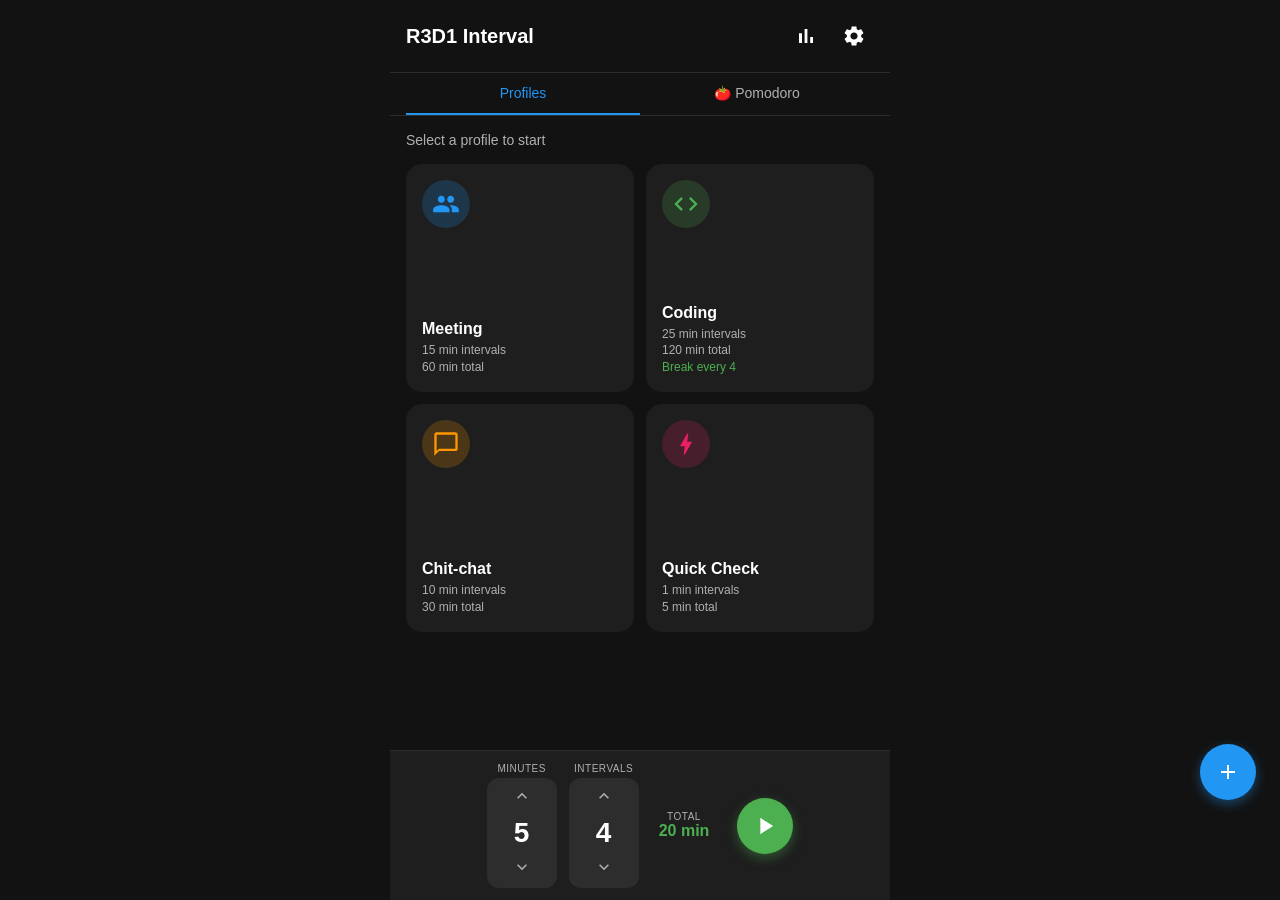
<file: index.html>
<!DOCTYPE html>
<html lang="en">
<head>
    <meta charset="UTF-8">
    <meta name="viewport" content="width=device-width, initial-scale=1.0, user-scalable=no">
    <meta name="theme-color" content="#121212">
    <meta name="apple-mobile-web-app-capable" content="yes">
    <meta name="apple-mobile-web-app-status-bar-style" content="black-translucent">
    <meta name="description" content="R3D1 Interval Timer - Productivity interval timer app">

    <title>R3D1 Interval</title>

    <link rel="manifest" href="manifest.json">
    <link rel="apple-touch-icon" href="icons/icon-192.png">
    <link rel="icon" type="image/png" href="icons/icon-192.png">
    <link rel="stylesheet" href="css/style.css">
</head>
<body>
    <div id="app">
        <!-- Home Screen -->
        <div id="home-screen" class="screen active">
            <header>
                <h1>R3D1 Interval</h1>
                <div class="header-actions">
                    <button id="stats-btn" class="icon-btn" aria-label="Statistics">
                        <svg viewBox="0 0 24 24"><path d="M5 9.2h3V19H5V9.2zM10.6 5h2.8v14h-2.8V5zm5.6 8H19v6h-2.8v-6z"/></svg>
                    </button>
                    <button id="settings-btn" class="icon-btn" aria-label="Settings">
                        <svg viewBox="0 0 24 24"><path d="M19.14 12.94c.04-.31.06-.63.06-.94 0-.31-.02-.63-.06-.94l2.03-1.58c.18-.14.23-.41.12-.61l-1.92-3.32c-.12-.22-.37-.29-.59-.22l-2.39.96c-.5-.38-1.03-.7-1.62-.94l-.36-2.54c-.04-.24-.24-.41-.48-.41h-3.84c-.24 0-.43.17-.47.41l-.36 2.54c-.59.24-1.13.57-1.62.94l-2.39-.96c-.22-.08-.47 0-.59.22L2.74 8.87c-.12.21-.08.47.12.61l2.03 1.58c-.04.31-.06.63-.06.94s.02.63.06.94l-2.03 1.58c-.18.14-.23.41-.12.61l1.92 3.32c.12.22.37.29.59.22l2.39-.96c.5.38 1.03.7 1.62.94l.36 2.54c.05.24.24.41.48.41h3.84c.24 0 .44-.17.47-.41l.36-2.54c.59-.24 1.13-.56 1.62-.94l2.39.96c.22.08.47 0 .59-.22l1.92-3.32c.12-.22.07-.47-.12-.61l-2.01-1.58zM12 15.6c-1.98 0-3.6-1.62-3.6-3.6s1.62-3.6 3.6-3.6 3.6 1.62 3.6 3.6-1.62 3.6-3.6 3.6z"/></svg>
                    </button>
                </div>
            </header>

            <!-- Tab Navigation -->
            <div class="tabs">
                <button class="tab-btn active" data-tab="profiles">Profiles</button>
                <button class="tab-btn" data-tab="pomodoro">🍅 Pomodoro</button>
            </div>

            <main>
                <!-- Profiles Tab Content -->
                <div id="profiles-tab-content">
                    <p class="subtitle">Select a profile to start</p>
                    <div id="profiles-grid" class="profiles-grid">
                        <!-- Profiles will be inserted here -->
                    </div>
                    <button id="add-profile-btn" class="fab" aria-label="Add Profile">
                        <svg viewBox="0 0 24 24"><path d="M19 13h-6v6h-2v-6H5v-2h6V5h2v6h6v2z"/></svg>
                    </button>
                </div>

                <!-- Pomodoro Tab Content -->
                <div id="pomodoro-tab-content" class="hidden">
                    <div class="pomodoro-home">
                        <!-- Today's Tomatoes -->
                        <div class="pomodoro-today">
                            <div class="pomodoro-today-header">
                                <span class="pomodoro-today-label">Today's Tomatoes</span>
                                <span id="pomodoro-today-count" class="pomodoro-today-count">0</span>
                            </div>
                            <div id="tomato-icons" class="tomato-icons"></div>
                        </div>

                        <!-- Task Input -->
                        <div class="pomodoro-task">
                            <input type="text" id="pomodoro-task-input" placeholder="What are you working on?">
                        </div>

                        <!-- Pomodoro Timer Display -->
                        <div class="pomodoro-timer-display">
                            <div id="pomodoro-status" class="pomodoro-status idle">Ready to Focus</div>
                            <div class="timer-display pomodoro-ring">
                                <svg class="progress-ring" viewBox="0 0 200 200">
                                    <circle class="progress-ring-bg" cx="100" cy="100" r="90"/>
                                    <circle id="pomodoro-progress-circle" class="progress-ring-fg" cx="100" cy="100" r="90" style="stroke: #E53935"/>
                                </svg>
                                <div class="timer-text">
                                    <span id="pomodoro-time" class="pomodoro-time-value">25:00</span>
                                </div>
                            </div>
                        </div>

                        <!-- Pomodoro Controls -->
                        <div id="pomodoro-controls" class="timer-controls">
                            <button id="pomodoro-start-btn" class="control-btn primary" style="background:#E53935">
                                <svg viewBox="0 0 24 24"><path d="M8 5v14l11-7z"/></svg>
                            </button>
                        </div>

                        <!-- Session Info -->
                        <div class="pomodoro-session-info">
                            <span class="pomodoro-info-item">
                                <span class="info-label">Focus:</span>
                                <span id="pomo-focus-display">25 min</span>
                            </span>
                            <span class="pomodoro-info-item">
                                <span class="info-label">Break:</span>
                                <span id="pomo-break-display">5 min</span>
                            </span>
                            <span class="pomodoro-info-item">
                                <span class="info-label">Long Break:</span>
                                <span id="pomo-long-display">after 4</span>
                            </span>
                        </div>

                        <!-- Pomodoro Settings Button -->
                        <button id="pomodoro-settings-btn" class="pomodoro-settings-btn">
                            <svg viewBox="0 0 24 24"><path d="M19.14 12.94c.04-.31.06-.63.06-.94 0-.31-.02-.63-.06-.94l2.03-1.58c.18-.14.23-.41.12-.61l-1.92-3.32c-.12-.22-.37-.29-.59-.22l-2.39.96c-.5-.38-1.03-.7-1.62-.94l-.36-2.54c-.04-.24-.24-.41-.48-.41h-3.84c-.24 0-.43.17-.47.41l-.36 2.54c-.59.24-1.13.57-1.62.94l-2.39-.96c-.22-.08-.47 0-.59.22L2.74 8.87c-.12.21-.08.47.12.61l2.03 1.58c-.04.31-.06.63-.06.94s.02.63.06.94l-2.03 1.58c-.18.14-.23.41-.12.61l1.92 3.32c.12.22.37.29.59.22l2.39-.96c.5.38 1.03.7 1.62.94l.36 2.54c.05.24.24.41.48.41h3.84c.24 0 .44-.17.47-.41l.36-2.54c.59-.24 1.13-.56 1.62-.94l2.39.96c.22.08.47 0 .59-.22l1.92-3.32c.12-.22.07-.47-.12-.61l-2.01-1.58zM12 15.6c-1.98 0-3.6-1.62-3.6-3.6s1.62-3.6 3.6-3.6 3.6 1.62 3.6 3.6-1.62 3.6-3.6 3.6z"/></svg>
                            Pomodoro Settings
                        </button>

                        <!-- Today's Tasks -->
                        <div class="pomodoro-tasks-section">
                            <h3>Today's Tasks</h3>
                            <div id="pomodoro-task-history" class="pomodoro-task-history">
                                <p class="empty-state">No tasks completed today</p>
                            </div>
                        </div>
                    </div>
                </div>
            </main>

            <!-- Quick Start Section -->
            <div class="quick-start-section">
                <div class="quick-start-container">
                    <div class="picker-box">
                        <label>Minutes</label>
                        <div class="picker-wheel" id="minutes-picker">
                            <button class="picker-arrow up" data-picker="minutes" data-dir="up">
                                <svg viewBox="0 0 24 24"><path d="M7.41 15.41L12 10.83l4.59 4.58L18 14l-6-6-6 6z"/></svg>
                            </button>
                            <div class="picker-value" id="quick-minutes">5</div>
                            <button class="picker-arrow down" data-picker="minutes" data-dir="down">
                                <svg viewBox="0 0 24 24"><path d="M7.41 8.59L12 13.17l4.59-4.58L18 10l-6 6-6-6z"/></svg>
                            </button>
                        </div>
                    </div>
                    <div class="picker-box">
                        <label>Intervals</label>
                        <div class="picker-wheel" id="intervals-picker">
                            <button class="picker-arrow up" data-picker="intervals" data-dir="up">
                                <svg viewBox="0 0 24 24"><path d="M7.41 15.41L12 10.83l4.59 4.58L18 14l-6-6-6 6z"/></svg>
                            </button>
                            <div class="picker-value" id="quick-intervals">4</div>
                            <button class="picker-arrow down" data-picker="intervals" data-dir="down">
                                <svg viewBox="0 0 24 24"><path d="M7.41 8.59L12 13.17l4.59-4.58L18 10l-6 6-6-6z"/></svg>
                            </button>
                        </div>
                    </div>
                    <div class="quick-total">
                        <span class="quick-total-label">Total</span>
                        <span class="quick-total-value" id="quick-total-time">20 min</span>
                    </div>
                    <button class="quick-start-btn" id="quick-start-btn">
                        <svg viewBox="0 0 24 24"><path d="M8 5v14l11-7z"/></svg>
                    </button>
                </div>
            </div>
        </div>

        <!-- Timer Screen -->
        <div id="timer-screen" class="screen">
            <header>
                <button id="timer-back-btn" class="icon-btn" aria-label="Back">
                    <svg viewBox="0 0 24 24"><path d="M20 11H7.83l5.59-5.59L12 4l-8 8 8 8 1.41-1.41L7.83 13H20v-2z"/></svg>
                </button>
                <h1 id="timer-profile-name">Timer</h1>
                <div class="header-actions"></div>
            </header>

            <main class="timer-main">
                <div id="timer-status" class="status-badge">READY</div>

                <div class="timer-display">
                    <svg class="progress-ring" viewBox="0 0 200 200">
                        <circle class="progress-ring-bg" cx="100" cy="100" r="90"/>
                        <circle id="progress-circle" class="progress-ring-fg" cx="100" cy="100" r="90"/>
                    </svg>
                    <div class="timer-text">
                        <span id="timer-label">Interval</span>
                        <span id="timer-time">00:00</span>
                    </div>
                </div>

                <div class="timer-info">
                    <span id="intervals-count">Intervals: 0</span>
                    <span id="session-time">Session: 00:00</span>
                </div>

                <div id="timer-controls" class="timer-controls">
                    <button id="start-btn" class="control-btn primary">
                        <svg viewBox="0 0 24 24"><path d="M8 5v14l11-7z"/></svg>
                    </button>
                </div>
            </main>
        </div>

        <!-- Profile Editor Screen -->
        <div id="editor-screen" class="screen">
            <header>
                <button id="editor-close-btn" class="icon-btn" aria-label="Close">
                    <svg viewBox="0 0 24 24"><path d="M19 6.41L17.59 5 12 10.59 6.41 5 5 6.41 10.59 12 5 17.59 6.41 19 12 13.41 17.59 19 19 17.59 13.41 12z"/></svg>
                </button>
                <h1 id="editor-title">New Profile</h1>
                <button id="editor-save-btn" class="text-btn">Save</button>
            </header>

            <main class="editor-main">
                <div class="form-group">
                    <label for="profile-name">Profile Name</label>
                    <input type="text" id="profile-name" placeholder="Enter name">
                </div>

                <div class="form-group">
                    <label>Interval Duration: <span id="interval-value">25</span> min</label>
                    <input type="range" id="interval-slider" min="1" max="60" value="25">
                </div>

                <div class="form-group">
                    <label>Session Duration: <span id="session-value">60</span> min</label>
                    <input type="range" id="session-slider" min="5" max="240" value="60">
                </div>

                <div class="form-group switch-group">
                    <label>Break Reminders</label>
                    <label class="switch">
                        <input type="checkbox" id="break-toggle">
                        <span class="slider"></span>
                    </label>
                </div>

                <div id="break-settings" class="break-settings hidden">
                    <div class="form-group">
                        <label>Break after: <span id="break-interval-value">4</span> intervals</label>
                        <input type="range" id="break-interval-slider" min="1" max="10" value="4">
                    </div>
                    <div class="form-group">
                        <label>Break duration: <span id="break-duration-value">5</span> min</label>
                        <input type="range" id="break-duration-slider" min="1" max="15" value="5">
                    </div>
                </div>

                <div class="form-group">
                    <label>Icon</label>
                    <div class="icon-options" id="icon-options">
                        <button class="icon-btn-select selected" data-icon="timer">
                            <svg viewBox="0 0 24 24"><path d="M15 1H9v2h6V1zm-4 13h2V8h-2v6zm8.03-6.61l1.42-1.42c-.43-.51-.9-.99-1.41-1.41l-1.42 1.42A8.962 8.962 0 0012 4c-4.97 0-9 4.03-9 9s4.03 9 9 9 9-4.03 9-9c0-2.12-.74-4.07-1.97-5.61zM12 20c-3.87 0-7-3.13-7-7s3.13-7 7-7 7 3.13 7 7-3.13 7-7 7z"/></svg>
                        </button>
                        <button class="icon-btn-select" data-icon="code">
                            <svg viewBox="0 0 24 24"><path d="M9.4 16.6L4.8 12l4.6-4.6L8 6l-6 6 6 6 1.4-1.4zm5.2 0l4.6-4.6-4.6-4.6L16 6l6 6-6 6-1.4-1.4z"/></svg>
                        </button>
                        <button class="icon-btn-select" data-icon="chat">
                            <svg viewBox="0 0 24 24"><path d="M20 2H4c-1.1 0-2 .9-2 2v18l4-4h14c1.1 0 2-.9 2-2V4c0-1.1-.9-2-2-2zm0 14H6l-2 2V4h16v12z"/></svg>
                        </button>
                        <button class="icon-btn-select" data-icon="meeting">
                            <svg viewBox="0 0 24 24"><path d="M16 11c1.66 0 2.99-1.34 2.99-3S17.66 5 16 5c-1.66 0-3 1.34-3 3s1.34 3 3 3zm-8 0c1.66 0 2.99-1.34 2.99-3S9.66 5 8 5C6.34 5 5 6.34 5 8s1.34 3 3 3zm0 2c-2.33 0-7 1.17-7 3.5V19h14v-2.5c0-2.33-4.67-3.5-7-3.5zm8 0c-.29 0-.62.02-.97.05 1.16.84 1.97 1.97 1.97 3.45V19h6v-2.5c0-2.33-4.67-3.5-7-3.5z"/></svg>
                        </button>
                        <button class="icon-btn-select" data-icon="coffee">
                            <svg viewBox="0 0 24 24"><path d="M20 3H4v10c0 2.21 1.79 4 4 4h6c2.21 0 4-1.79 4-4v-3h2c1.11 0 2-.89 2-2V5c0-1.11-.89-2-2-2zm0 5h-2V5h2v3zM4 19h16v2H4v-2z"/></svg>
                        </button>
                        <button class="icon-btn-select" data-icon="bolt">
                            <svg viewBox="0 0 24 24"><path d="M11 21h-1l1-7H7.5c-.88 0-.33-.75-.31-.78C8.48 10.94 10.42 7.54 13.01 3h1l-1 7h3.51c.4 0 .62.19.4.66C12.97 17.55 11 21 11 21z"/></svg>
                        </button>
                        <button class="icon-btn-select" data-icon="fitness">
                            <svg viewBox="0 0 24 24"><path d="M20.57 14.86L22 13.43 20.57 12 17 15.57 8.43 7 12 3.43 10.57 2 9.14 3.43 7.71 2 5.57 4.14 4.14 2.71 2.71 4.14l1.43 1.43L2 7.71l1.43 1.43L2 10.57 3.43 12 7 8.43 15.57 17 12 20.57 13.43 22l1.43-1.43L16.29 22l2.14-2.14 1.43 1.43 1.43-1.43-1.43-1.43L22 16.29l-1.43-1.43z"/></svg>
                        </button>
                        <button class="icon-btn-select" data-icon="book">
                            <svg viewBox="0 0 24 24"><path d="M18 2H6c-1.1 0-2 .9-2 2v16c0 1.1.9 2 2 2h12c1.1 0 2-.9 2-2V4c0-1.1-.9-2-2-2zM6 4h5v8l-2.5-1.5L6 12V4z"/></svg>
                        </button>
                        <button class="icon-btn-select" data-icon="presentation">
                            <svg viewBox="0 0 24 24"><path d="M21 3H3c-1.1 0-2 .9-2 2v12c0 1.1.9 2 2 2h5v2h8v-2h5c1.1 0 2-.9 2-2V5c0-1.1-.9-2-2-2zm0 14H3V5h18v12z"/></svg>
                        </button>
                        <button class="icon-btn-select" data-icon="writing">
                            <svg viewBox="0 0 24 24"><path d="M3 17.25V21h3.75L17.81 9.94l-3.75-3.75L3 17.25zM20.71 7.04c.39-.39.39-1.02 0-1.41l-2.34-2.34c-.39-.39-1.02-.39-1.41 0l-1.83 1.83 3.75 3.75 1.83-1.83z"/></svg>
                        </button>
                        <button class="icon-btn-select" data-icon="walking">
                            <svg viewBox="0 0 24 24"><path d="M13.5 5.5c1.1 0 2-.9 2-2s-.9-2-2-2-2 .9-2 2 .9 2 2 2zM9.8 8.9L7 23h2.1l1.8-8 2.1 2v6h2v-7.5l-2.1-2 .6-3C14.8 12 16.8 13 19 13v-2c-1.9 0-3.5-1-4.3-2.4l-1-1.6c-.4-.6-1-1-1.7-1-.3 0-.5.1-.8.1L6 8.3V13h2V9.6l1.8-.7"/></svg>
                        </button>
                        <button class="icon-btn-select" data-icon="science">
                            <svg viewBox="0 0 24 24"><path d="M19.8 18.4L14 10.67V6.5l1.35-1.69c.26-.33.03-.81-.39-.81H9.04c-.42 0-.65.48-.39.81L10 6.5v4.17L4.2 18.4c-.49.66-.02 1.6.8 1.6h14c.82 0 1.29-.94.8-1.6z"/></svg>
                        </button>
                        <button class="icon-btn-select" data-icon="cell">
                            <svg viewBox="0 0 24 24"><path d="M7 18c-1.1 0-2 .9-2 2s.9 2 2 2 2-.9 2-2-.9-2-2-2zM3 7c-1.1 0-2 .9-2 2s.9 2 2 2 2-.9 2-2-.9-2-2-2zm4 0c-1.1 0-2 .9-2 2s.9 2 2 2 2-.9 2-2-.9-2-2-2zm7 14c-1.1 0-2 .9-2 2s.9 2 2 2 2-.9 2-2-.9-2-2-2zm3-6c-1.1 0-2 .9-2 2s.9 2 2 2 2-.9 2-2-.9-2-2-2zm-3-6c-1.1 0-2 .9-2 2s.9 2 2 2 2-.9 2-2-.9-2-2-2zm7-2c-1.1 0-2 .9-2 2s.9 2 2 2 2-.9 2-2-.9-2-2-2z"/></svg>
                        </button>
                        <button class="icon-btn-select" data-icon="dna">
                            <svg viewBox="0 0 24 24"><path d="M4 2h2c0 1.77.78 3.34 2 4.44V5c0-.55.45-1 1-1h6c.55 0 1 .45 1 1v1.44C17.22 5.34 18 3.77 18 2h2c0 2.76-1.44 5.16-3.6 6.54.37.67.6 1.43.6 2.21 0 .78-.23 1.53-.6 2.21C18.56 14.35 20 16.74 20 19.5V22h-2v-2.5c0-1.77-.78-3.34-2-4.44V16c0 .55-.45 1-1 1H9c-.55 0-1-.45-1-1v-1.44C6.78 15.66 6 17.23 6 19v3H4v-3c0-2.76 1.44-5.15 3.6-6.54C7.23 11.78 7 11.03 7 10.25c0-.78.23-1.54.6-2.21C5.44 6.65 4 4.26 4 2zm5 7.25c0 .97.53 1.75 1.5 1.75s1.5-.78 1.5-1.75S11.47 7.5 10.5 7.5 9 8.28 9 9.25zm3 3.5c-.97 0-1.75.53-1.75 1.5s.78 1.5 1.75 1.5 1.75-.53 1.75-1.5-.78-1.5-1.75-1.5z"/></svg>
                        </button>
                        <button class="icon-btn-select" data-icon="phone">
                            <svg viewBox="0 0 24 24"><path d="M6.62 10.79c1.44 2.83 3.76 5.14 6.59 6.59l2.2-2.2c.27-.27.67-.36 1.02-.24 1.12.37 2.33.57 3.57.57.55 0 1 .45 1 1V20c0 .55-.45 1-1 1-9.39 0-17-7.61-17-17 0-.55.45-1 1-1h3.5c.55 0 1 .45 1 1 0 1.25.2 2.45.57 3.57.11.35.03.74-.25 1.02l-2.2 2.2z"/></svg>
                        </button>
                        <button class="icon-btn-select" data-icon="email">
                            <svg viewBox="0 0 24 24"><path d="M20 4H4c-1.1 0-1.99.9-1.99 2L2 18c0 1.1.9 2 2 2h16c1.1 0 2-.9 2-2V6c0-1.1-.9-2-2-2zm0 4l-8 5-8-5V6l8 5 8-5v2z"/></svg>
                        </button>
                        <button class="icon-btn-select" data-icon="music">
                            <svg viewBox="0 0 24 24"><path d="M12 3v10.55c-.59-.34-1.27-.55-2-.55-2.21 0-4 1.79-4 4s1.79 4 4 4 4-1.79 4-4V7h4V3h-6z"/></svg>
                        </button>
                        <button class="icon-btn-select" data-icon="headphones">
                            <svg viewBox="0 0 24 24"><path d="M12 1c-4.97 0-9 4.03-9 9v7c0 1.66 1.34 3 3 3h3v-8H5v-2c0-3.87 3.13-7 7-7s7 3.13 7 7v2h-4v8h3c1.66 0 3-1.34 3-3v-7c0-4.97-4.03-9-9-9z"/></svg>
                        </button>
                        <button class="icon-btn-select" data-icon="home">
                            <svg viewBox="0 0 24 24"><path d="M10 20v-6h4v6h5v-8h3L12 3 2 12h3v8z"/></svg>
                        </button>
                        <button class="icon-btn-select" data-icon="heart">
                            <svg viewBox="0 0 24 24"><path d="M12 21.35l-1.45-1.32C5.4 15.36 2 12.28 2 8.5 2 5.42 4.42 3 7.5 3c1.74 0 3.41.81 4.5 2.09C13.09 3.81 14.76 3 16.5 3 19.58 3 22 5.42 22 8.5c0 3.78-3.4 6.86-8.55 11.54L12 21.35z"/></svg>
                        </button>
                        <button class="icon-btn-select" data-icon="meditation">
                            <svg viewBox="0 0 24 24"><path d="M12 4c1.1 0 2 .9 2 2s-.9 2-2 2-2-.9-2-2 .9-2 2-2zm9 12v-2c-2.24 0-4.16-.96-5.6-2.68l-1.34-1.6c-.38-.46-.94-.72-1.54-.72h-1.05c-.59 0-1.15.26-1.54.72l-1.34 1.6C7.16 13.04 5.24 14 3 14v2c2.77 0 5.19-1.17 7-3.08V15l-4 2v6h2v-4l2-1 2 1v4h2v-6l-4-2v-1.92c1.42 1.49 3.28 2.54 5.35 2.85L12 17l-1.65-1.07c.87-.31 1.71-.71 2.5-1.21L15 16v6h2v-4l2 .5V22h2v-6l-3-1.08-.65-.42c.9-.14 1.78-.37 2.65-.67V16z"/></svg>
                        </button>
                        <button class="icon-btn-select" data-icon="calendar">
                            <svg viewBox="0 0 24 24"><path d="M19 3h-1V1h-2v2H8V1H6v2H5c-1.11 0-1.99.9-1.99 2L3 19c0 1.1.89 2 2 2h14c1.1 0 2-.9 2-2V5c0-1.1-.9-2-2-2zm0 16H5V8h14v11zM9 10H7v2h2v-2zm4 0h-2v2h2v-2zm4 0h-2v2h2v-2z"/></svg>
                        </button>
                        <button class="icon-btn-select" data-icon="briefcase">
                            <svg viewBox="0 0 24 24"><path d="M20 6h-4V4c0-1.11-.89-2-2-2h-4c-1.11 0-2 .89-2 2v2H4c-1.11 0-1.99.89-1.99 2L2 19c0 1.11.89 2 2 2h16c1.11 0 2-.89 2-2V8c0-1.11-.89-2-2-2zm-6 0h-4V4h4v2z"/></svg>
                        </button>
                        <button class="icon-btn-select" data-icon="lightbulb">
                            <svg viewBox="0 0 24 24"><path d="M9 21c0 .55.45 1 1 1h4c.55 0 1-.45 1-1v-1H9v1zm3-19C8.14 2 5 5.14 5 9c0 2.38 1.19 4.47 3 5.74V17c0 .55.45 1 1 1h6c.55 0 1-.45 1-1v-2.26c1.81-1.27 3-3.36 3-5.74 0-3.86-3.14-7-7-7z"/></svg>
                        </button>
                        <button class="icon-btn-select" data-icon="camera">
                            <svg viewBox="0 0 24 24"><path d="M12 15.2c1.77 0 3.2-1.43 3.2-3.2 0-1.77-1.43-3.2-3.2-3.2-1.77 0-3.2 1.43-3.2 3.2 0 1.77 1.43 3.2 3.2 3.2zM9 2L7.17 4H4c-1.1 0-2 .9-2 2v12c0 1.1.9 2 2 2h16c1.1 0 2-.9 2-2V6c0-1.1-.9-2-2-2h-3.17L15 2H9zm3 15c-2.76 0-5-2.24-5-5s2.24-5 5-5 5 2.24 5 5-2.24 5-5 5z"/></svg>
                        </button>
                        <button class="icon-btn-select" data-icon="star">
                            <svg viewBox="0 0 24 24"><path d="M12 17.27L18.18 21l-1.64-7.03L22 9.24l-7.19-.61L12 2 9.19 8.63 2 9.24l5.46 4.73L5.82 21z"/></svg>
                        </button>
                        <button class="icon-btn-select" data-icon="target">
                            <svg viewBox="0 0 24 24"><path d="M12 2C6.49 2 2 6.49 2 12s4.49 10 10 10 10-4.49 10-10S17.51 2 12 2zm0 18c-4.41 0-8-3.59-8-8s3.59-8 8-8 8 3.59 8 8-3.59 8-8 8zm3-8c0 1.66-1.34 3-3 3s-3-1.34-3-3 1.34-3 3-3 3 1.34 3 3z"/></svg>
                        </button>
                        <button class="icon-btn-select" data-icon="school">
                            <svg viewBox="0 0 24 24"><path d="M5 13.18v4L12 21l7-3.82v-4L12 17l-7-3.82zM12 3L1 9l11 6 9-4.91V17h2V9L12 3z"/></svg>
                        </button>
                        <button class="icon-btn-select" data-icon="language">
                            <svg viewBox="0 0 24 24"><path d="M11.99 2C6.47 2 2 6.48 2 12s4.47 10 9.99 10C17.52 22 22 17.52 22 12S17.52 2 11.99 2zm6.93 6h-2.95c-.32-1.25-.78-2.45-1.38-3.56 1.84.63 3.37 1.91 4.33 3.56zM12 4.04c.83 1.2 1.48 2.53 1.91 3.96h-3.82c.43-1.43 1.08-2.76 1.91-3.96zM4.26 14C4.1 13.36 4 12.69 4 12s.1-1.36.26-2h3.38c-.08.66-.14 1.32-.14 2 0 .68.06 1.34.14 2H4.26zm.82 2h2.95c.32 1.25.78 2.45 1.38 3.56-1.84-.63-3.37-1.9-4.33-3.56zm2.95-8H5.08c.96-1.66 2.49-2.93 4.33-3.56C8.81 5.55 8.35 6.75 8.03 8zM12 19.96c-.83-1.2-1.48-2.53-1.91-3.96h3.82c-.43 1.43-1.08 2.76-1.91 3.96zM14.34 14H9.66c-.09-.66-.16-1.32-.16-2 0-.68.07-1.35.16-2h4.68c.09.65.16 1.32.16 2 0 .68-.07 1.34-.16 2zm.25 5.56c.6-1.11 1.06-2.31 1.38-3.56h2.95c-.96 1.65-2.49 2.93-4.33 3.56zM16.36 14c.08-.66.14-1.32.14-2 0-.68-.06-1.34-.14-2h3.38c.16.64.26 1.31.26 2s-.1 1.36-.26 2h-3.38z"/></svg>
                        </button>
                        <button class="icon-btn-select" data-icon="gamepad">
                            <svg viewBox="0 0 24 24"><path d="M15 7.5V2H9v5.5l3 3 3-3zM7.5 9H2v6h5.5l3-3-3-3zM9 16.5V22h6v-5.5l-3-3-3 3zM16.5 9l-3 3 3 3H22V9h-5.5z"/></svg>
                        </button>
                        <button class="icon-btn-select" data-icon="palette">
                            <svg viewBox="0 0 24 24"><path d="M12 3c-4.97 0-9 4.03-9 9s4.03 9 9 9c.83 0 1.5-.67 1.5-1.5 0-.39-.15-.74-.39-1.01-.23-.26-.38-.61-.38-.99 0-.83.67-1.5 1.5-1.5H16c2.76 0 5-2.24 5-5 0-4.42-4.03-8-9-8zm-5.5 9c-.83 0-1.5-.67-1.5-1.5S5.67 9 6.5 9 8 9.67 8 10.5 7.33 12 6.5 12zm3-4C8.67 8 8 7.33 8 6.5S8.67 5 9.5 5s1.5.67 1.5 1.5S10.33 8 9.5 8zm5 0c-.83 0-1.5-.67-1.5-1.5S13.67 5 14.5 5s1.5.67 1.5 1.5S15.33 8 14.5 8zm3 4c-.83 0-1.5-.67-1.5-1.5S16.67 9 17.5 9s1.5.67 1.5 1.5-.67 1.5-1.5 1.5z"/></svg>
                        </button>
                    </div>
                </div>

                <div class="form-group">
                    <label>Color</label>
                    <div class="color-options" id="color-options">
                        <button class="color-btn selected" data-color="#2196F3" style="background:#2196F3"></button>
                        <button class="color-btn" data-color="#4CAF50" style="background:#4CAF50"></button>
                        <button class="color-btn" data-color="#FF9800" style="background:#FF9800"></button>
                        <button class="color-btn" data-color="#E91E63" style="background:#E91E63"></button>
                        <button class="color-btn" data-color="#9C27B0" style="background:#9C27B0"></button>
                        <button class="color-btn" data-color="#00BCD4" style="background:#00BCD4"></button>
                        <button class="color-btn" data-color="#F44336" style="background:#F44336"></button>
                        <button class="color-btn" data-color="#FFEB3B" style="background:#FFEB3B"></button>
                        <button class="color-btn" data-color="#795548" style="background:#795548"></button>
                        <button class="color-btn" data-color="#607D8B" style="background:#607D8B"></button>
                        <button class="color-btn" data-color="#3F51B5" style="background:#3F51B5"></button>
                        <button class="color-btn" data-color="#009688" style="background:#009688"></button>
                    </div>
                </div>

                <div class="form-group">
                    <label>Gradient Style</label>
                    <div class="gradient-options" id="gradient-options">
                        <button class="gradient-btn selected" data-gradient="none" style="background:#333">None</button>
                        <button class="gradient-btn" data-gradient="sunset" style="background:linear-gradient(135deg, #FF6B6B, #FFE66D)"></button>
                        <button class="gradient-btn" data-gradient="ocean" style="background:linear-gradient(135deg, #2196F3, #00BCD4)"></button>
                        <button class="gradient-btn" data-gradient="forest" style="background:linear-gradient(135deg, #4CAF50, #8BC34A)"></button>
                        <button class="gradient-btn" data-gradient="purple" style="background:linear-gradient(135deg, #9C27B0, #E91E63)"></button>
                        <button class="gradient-btn" data-gradient="fire" style="background:linear-gradient(135deg, #FF5722, #FF9800)"></button>
                        <button class="gradient-btn" data-gradient="sky" style="background:linear-gradient(135deg, #03A9F4, #B3E5FC)"></button>
                        <button class="gradient-btn" data-gradient="night" style="background:linear-gradient(135deg, #3F51B5, #7C4DFF)"></button>
                        <button class="gradient-btn" data-gradient="mint" style="background:linear-gradient(135deg, #00BCD4, #4CAF50)"></button>
                    </div>
                </div>

                <div class="form-group">
                    <label for="notification-message">Custom Notification Message (optional)</label>
                    <input type="text" id="notification-message" placeholder="e.g., Time for a stretch!">
                </div>

                <button id="delete-profile-btn" class="delete-btn hidden">Delete Profile</button>
            </main>
        </div>

        <!-- Settings Screen -->
        <div id="settings-screen" class="screen">
            <header>
                <button id="settings-back-btn" class="icon-btn" aria-label="Back">
                    <svg viewBox="0 0 24 24"><path d="M20 11H7.83l5.59-5.59L12 4l-8 8 8 8 1.41-1.41L7.83 13H20v-2z"/></svg>
                </button>
                <h1>Settings</h1>
                <div class="header-actions"></div>
            </header>

            <main class="settings-main">
                <section>
                    <h2>Timer</h2>
                    <div class="setting-item">
                        <div class="setting-info">
                            <span class="setting-title">Sound</span>
                            <span class="setting-desc">Play beep when interval completes</span>
                        </div>
                        <div class="setting-controls">
                            <button id="test-sound-btn" class="mini-btn">Test</button>
                            <label class="switch">
                                <input type="checkbox" id="sound-toggle" checked>
                                <span class="slider"></span>
                            </label>
                        </div>
                    </div>
                    <div class="setting-item">
                        <div class="setting-info">
                            <span class="setting-title">Sound Type</span>
                            <span class="setting-desc">Choose alert sound style</span>
                        </div>
                        <select id="sound-type-select" class="setting-select">
                            <option value="soft">Soft</option>
                            <option value="default" selected>Default</option>
                            <option value="loud">Loud</option>
                            <option value="bell">Bell</option>
                            <option value="chime">Chime</option>
                        </select>
                    </div>
                    <div class="setting-item">
                        <div class="setting-info">
                            <span class="setting-title">Vibration</span>
                            <span class="setting-desc">Vibrate when interval completes</span>
                        </div>
                        <div class="setting-controls">
                            <button id="test-vibration-btn" class="mini-btn">Test</button>
                            <label class="switch">
                                <input type="checkbox" id="vibration-toggle" checked>
                                <span class="slider"></span>
                            </label>
                        </div>
                    </div>
                    <div class="setting-item">
                        <div class="setting-info">
                            <span class="setting-title">Notifications</span>
                            <span class="setting-desc">Show alerts when timer ends (even in background)</span>
                        </div>
                        <label class="switch">
                            <input type="checkbox" id="notifications-toggle">
                            <span class="slider"></span>
                        </label>
                    </div>
                </section>

                <section>
                    <h2>Display</h2>
                    <div class="setting-item">
                        <div class="setting-info">
                            <span class="setting-title">Dark Theme</span>
                            <span class="setting-desc">Switch between dark and light mode</span>
                        </div>
                        <label class="switch">
                            <input type="checkbox" id="theme-toggle" checked>
                            <span class="slider"></span>
                        </label>
                    </div>
                    <div class="setting-item">
                        <div class="setting-info">
                            <span class="setting-title">Timer Ring Style</span>
                            <span class="setting-desc">Customize the progress ring appearance</span>
                        </div>
                        <select id="ring-style-select" class="setting-select">
                            <option value="solid" selected>Solid</option>
                            <option value="dashed">Dashed</option>
                            <option value="dotted">Dotted</option>
                            <option value="pulse">Pulse</option>
                            <option value="glow">Glow</option>
                        </select>
                    </div>
                    <div class="setting-item">
                        <div class="setting-info">
                            <span class="setting-title">Keep Screen On</span>
                            <span class="setting-desc">Prevent screen from turning off during timer</span>
                        </div>
                        <label class="switch">
                            <input type="checkbox" id="wakelock-toggle">
                            <span class="slider"></span>
                        </label>
                    </div>
                </section>

                <section>
                    <h2>Data</h2>
                    <div class="setting-item clickable" id="export-data-btn">
                        <div class="setting-info">
                            <span class="setting-title">Export Data</span>
                            <span class="setting-desc">Backup profiles and statistics to file</span>
                        </div>
                        <svg viewBox="0 0 24 24" class="setting-icon"><path d="M19 9h-4V3H9v6H5l7 7 7-7zM5 18v2h14v-2H5z"/></svg>
                    </div>
                    <div class="setting-item clickable" id="import-data-btn">
                        <div class="setting-info">
                            <span class="setting-title">Import Data</span>
                            <span class="setting-desc">Restore from backup file</span>
                        </div>
                        <svg viewBox="0 0 24 24" class="setting-icon"><path d="M9 16h6v-6h4l-7-7-7 7h4v6zm-4 2h14v2H5v-2z"/></svg>
                    </div>
                    <input type="file" id="import-file-input" accept=".json" style="display:none">
                    <div class="setting-item clickable" id="clear-stats-btn">
                        <div class="setting-info">
                            <span class="setting-title">Clear Statistics</span>
                            <span class="setting-desc">Remove all session history</span>
                        </div>
                    </div>
                    <div class="setting-item clickable" id="reset-profiles-btn">
                        <div class="setting-info">
                            <span class="setting-title">Reset to Defaults</span>
                            <span class="setting-desc">Restore default profiles</span>
                        </div>
                    </div>
                </section>

                <section>
                    <h2>About</h2>
                    <div class="setting-item">
                        <div class="setting-info">
                            <span class="setting-title">Version</span>
                            <span class="setting-desc">1.0.0</span>
                        </div>
                    </div>
                </section>
            </main>
        </div>

        <!-- Statistics Screen -->
        <div id="stats-screen" class="screen">
            <header>
                <button id="stats-back-btn" class="icon-btn" aria-label="Back">
                    <svg viewBox="0 0 24 24"><path d="M20 11H7.83l5.59-5.59L12 4l-8 8 8 8 1.41-1.41L7.83 13H20v-2z"/></svg>
                </button>
                <h1>Statistics</h1>
                <div class="header-actions"></div>
            </header>

            <main class="stats-main">
                <p class="subtitle">Last 7 Days</p>

                <div class="chart-container">
                    <canvas id="weekly-chart" width="350" height="180"></canvas>
                </div>

                <div class="stats-grid">
                    <div class="stat-card blue">
                        <svg viewBox="0 0 24 24"><path d="M15 1H9v2h6V1zm-4 13h2V8h-2v6zm8.03-6.61l1.42-1.42c-.43-.51-.9-.99-1.41-1.41l-1.42 1.42A8.962 8.962 0 0012 4c-4.97 0-9 4.03-9 9s4.03 9 9 9 9-4.03 9-9c0-2.12-.74-4.07-1.97-5.61zM12 20c-3.87 0-7-3.13-7-7s3.13-7 7-7 7 3.13 7 7-3.13 7-7 7z"/></svg>
                        <span id="stat-minutes" class="stat-value">0</span>
                        <span class="stat-label">Minutes</span>
                    </div>
                    <div class="stat-card green">
                        <svg viewBox="0 0 24 24"><path d="M12 2C6.48 2 2 6.48 2 12s4.48 10 10 10 10-4.48 10-10S17.52 2 12 2zm-2 15l-5-5 1.41-1.41L10 14.17l7.59-7.59L19 8l-9 9z"/></svg>
                        <span id="stat-sessions" class="stat-value">0</span>
                        <span class="stat-label">Sessions</span>
                    </div>
                    <div class="stat-card orange">
                        <svg viewBox="0 0 24 24"><path d="M19 3h-1V1h-2v2H8V1H6v2H5c-1.11 0-1.99.9-1.99 2L3 19c0 1.1.89 2 2 2h14c1.1 0 2-.9 2-2V5c0-1.1-.9-2-2-2zm0 16H5V8h14v11zM9 10H7v2h2v-2zm4 0h-2v2h2v-2zm4 0h-2v2h2v-2zm-8 4H7v2h2v-2zm4 0h-2v2h2v-2zm4 0h-2v2h2v-2z"/></svg>
                        <span id="stat-days" class="stat-value">0</span>
                        <span class="stat-label">Active Days</span>
                    </div>
                    <div class="stat-card pink">
                        <svg viewBox="0 0 24 24"><path d="M13.5.67s.74 2.65.74 4.8c0 2.06-1.35 3.73-3.41 3.73-2.07 0-3.63-1.67-3.63-3.73l.03-.36C5.21 7.51 4 10.62 4 14c0 4.42 3.58 8 8 8s8-3.58 8-8C20 8.61 17.41 3.8 13.5.67zM11.71 19c-1.78 0-3.22-1.4-3.22-3.14 0-1.62 1.05-2.76 2.81-3.12 1.77-.36 3.6-1.21 4.62-2.58.39 1.29.59 2.65.59 4.04 0 2.65-2.15 4.8-4.8 4.8z"/></svg>
                        <span id="stat-streak" class="stat-value">0</span>
                        <span class="stat-label">Day Streak</span>
                    </div>
                </div>

                <h2>Session History</h2>
                <div id="history-list" class="history-list">
                    <p class="empty-state">No sessions yet</p>
                </div>
            </main>
        </div>

        <!-- Pomodoro Settings Screen -->
        <div id="pomodoro-settings-screen" class="screen">
            <header>
                <button id="pomo-settings-back-btn" class="icon-btn" aria-label="Back">
                    <svg viewBox="0 0 24 24"><path d="M20 11H7.83l5.59-5.59L12 4l-8 8 8 8 1.41-1.41L7.83 13H20v-2z"/></svg>
                </button>
                <h1>🍅 Pomodoro Settings</h1>
                <button id="pomo-settings-save-btn" class="text-btn">Save</button>
            </header>

            <main class="settings-main">
                <section>
                    <h2>Timer Durations</h2>
                    <div class="form-group">
                        <label>Focus Duration: <span id="pomo-focus-value">25</span> min</label>
                        <input type="range" id="pomo-focus-slider" min="5" max="60" value="25">
                    </div>
                    <div class="form-group">
                        <label>Short Break: <span id="pomo-short-value">5</span> min</label>
                        <input type="range" id="pomo-short-slider" min="1" max="15" value="5">
                    </div>
                    <div class="form-group">
                        <label>Long Break: <span id="pomo-long-value">15</span> min</label>
                        <input type="range" id="pomo-long-slider" min="10" max="30" value="15">
                    </div>
                </section>

                <section>
                    <h2>Break Schedule</h2>
                    <div class="form-group">
                        <label>Long Break after: <span id="pomo-sessions-value">4</span> pomodoros</label>
                        <input type="range" id="pomo-sessions-slider" min="2" max="8" value="4">
                    </div>
                </section>

                <section>
                    <h2>Auto-Start</h2>
                    <div class="setting-item">
                        <div class="setting-info">
                            <span class="setting-title">Auto-start Breaks</span>
                            <span class="setting-desc">Automatically start break after focus ends</span>
                        </div>
                        <label class="switch">
                            <input type="checkbox" id="pomo-auto-break" checked>
                            <span class="slider"></span>
                        </label>
                    </div>
                    <div class="setting-item">
                        <div class="setting-info">
                            <span class="setting-title">Auto-start Focus</span>
                            <span class="setting-desc">Automatically start focus after break ends</span>
                        </div>
                        <label class="switch">
                            <input type="checkbox" id="pomo-auto-focus">
                            <span class="slider"></span>
                        </label>
                    </div>
                </section>

                <section>
                    <h2>Information</h2>
                    <div class="pomodoro-info-section">
                        <p>The Pomodoro Technique is a time management method:</p>
                        <ul>
                            <li>🍅 Work for 25 minutes (1 pomodoro)</li>
                            <li>☕ Take a 5-minute short break</li>
                            <li>🔄 Repeat 4 times</li>
                            <li>🌴 Take a 15-30 minute long break</li>
                        </ul>
                    </div>
                </section>

                <button id="clear-pomodoro-history-btn" class="delete-btn">Clear Pomodoro History</button>
            </main>
        </div>
    </div>

    <!-- Session Note Modal -->
    <div id="note-modal" class="modal">
        <div class="modal-content">
            <h2>Add Session Note</h2>
            <p class="modal-desc">Record what you worked on or how the session went</p>
            <textarea id="session-note-input" placeholder="Enter your note..." rows="3"></textarea>
            <div class="modal-actions">
                <button id="skip-note-btn" class="modal-btn secondary">Skip</button>
                <button id="save-note-btn" class="modal-btn primary">Save</button>
            </div>
        </div>
    </div>

    <script src="js/app.js"></script>
</body>
</html>
</file>
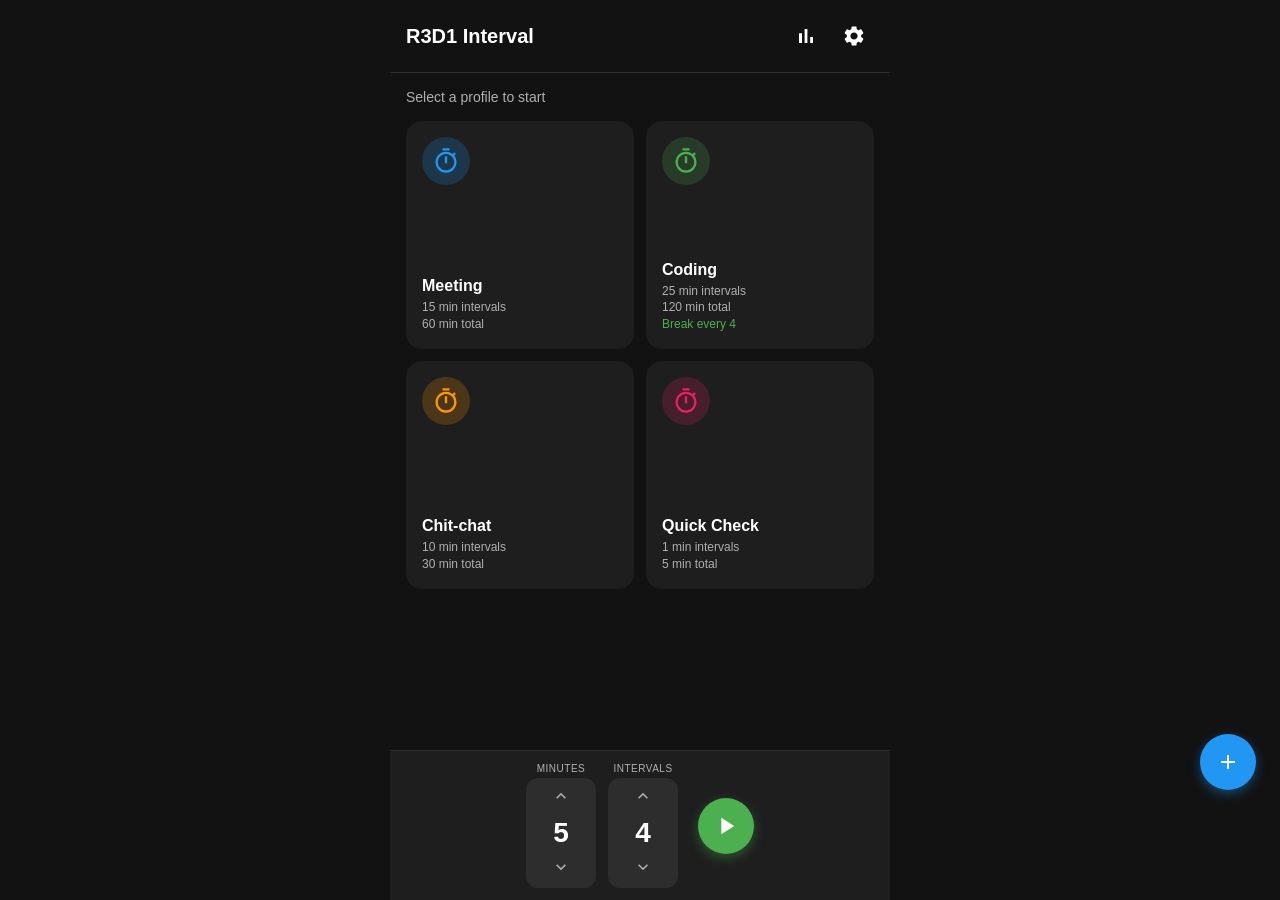
<file: pwa/index.html>
<!DOCTYPE html>
<html lang="en">
<head>
    <meta charset="UTF-8">
    <meta name="viewport" content="width=device-width, initial-scale=1.0, user-scalable=no">
    <meta name="theme-color" content="#121212">
    <meta name="apple-mobile-web-app-capable" content="yes">
    <meta name="apple-mobile-web-app-status-bar-style" content="black-translucent">
    <meta name="description" content="R3D1 Interval Timer - Productivity interval timer app">

    <title>R3D1 Interval</title>

    <link rel="manifest" href="manifest.json">
    <link rel="apple-touch-icon" href="icons/icon-192.png">
    <link rel="icon" type="image/png" href="icons/icon-192.png">
    <link rel="stylesheet" href="css/style.css">
</head>
<body>
    <div id="app">
        <!-- Home Screen -->
        <div id="home-screen" class="screen active">
            <header>
                <h1>R3D1 Interval</h1>
                <div class="header-actions">
                    <button id="stats-btn" class="icon-btn" aria-label="Statistics">
                        <svg viewBox="0 0 24 24"><path d="M5 9.2h3V19H5V9.2zM10.6 5h2.8v14h-2.8V5zm5.6 8H19v6h-2.8v-6z"/></svg>
                    </button>
                    <button id="settings-btn" class="icon-btn" aria-label="Settings">
                        <svg viewBox="0 0 24 24"><path d="M19.14 12.94c.04-.31.06-.63.06-.94 0-.31-.02-.63-.06-.94l2.03-1.58c.18-.14.23-.41.12-.61l-1.92-3.32c-.12-.22-.37-.29-.59-.22l-2.39.96c-.5-.38-1.03-.7-1.62-.94l-.36-2.54c-.04-.24-.24-.41-.48-.41h-3.84c-.24 0-.43.17-.47.41l-.36 2.54c-.59.24-1.13.57-1.62.94l-2.39-.96c-.22-.08-.47 0-.59.22L2.74 8.87c-.12.21-.08.47.12.61l2.03 1.58c-.04.31-.06.63-.06.94s.02.63.06.94l-2.03 1.58c-.18.14-.23.41-.12.61l1.92 3.32c.12.22.37.29.59.22l2.39-.96c.5.38 1.03.7 1.62.94l.36 2.54c.05.24.24.41.48.41h3.84c.24 0 .44-.17.47-.41l.36-2.54c.59-.24 1.13-.56 1.62-.94l2.39.96c.22.08.47 0 .59-.22l1.92-3.32c.12-.22.07-.47-.12-.61l-2.01-1.58zM12 15.6c-1.98 0-3.6-1.62-3.6-3.6s1.62-3.6 3.6-3.6 3.6 1.62 3.6 3.6-1.62 3.6-3.6 3.6z"/></svg>
                    </button>
                </div>
            </header>

            <main>
                <p class="subtitle">Select a profile to start</p>
                <div id="profiles-grid" class="profiles-grid">
                    <!-- Profiles will be inserted here -->
                </div>
                <button id="add-profile-btn" class="fab" aria-label="Add Profile">
                    <svg viewBox="0 0 24 24"><path d="M19 13h-6v6h-2v-6H5v-2h6V5h2v6h6v2z"/></svg>
                </button>
            </main>

            <!-- Quick Start Section -->
            <div class="quick-start-section">
                <div class="quick-start-container">
                    <div class="picker-box">
                        <label>Minutes</label>
                        <div class="picker-wheel" id="minutes-picker">
                            <button class="picker-arrow up" data-picker="minutes" data-dir="up">
                                <svg viewBox="0 0 24 24"><path d="M7.41 15.41L12 10.83l4.59 4.58L18 14l-6-6-6 6z"/></svg>
                            </button>
                            <div class="picker-value" id="quick-minutes">5</div>
                            <button class="picker-arrow down" data-picker="minutes" data-dir="down">
                                <svg viewBox="0 0 24 24"><path d="M7.41 8.59L12 13.17l4.59-4.58L18 10l-6 6-6-6z"/></svg>
                            </button>
                        </div>
                    </div>
                    <div class="picker-box">
                        <label>Intervals</label>
                        <div class="picker-wheel" id="intervals-picker">
                            <button class="picker-arrow up" data-picker="intervals" data-dir="up">
                                <svg viewBox="0 0 24 24"><path d="M7.41 15.41L12 10.83l4.59 4.58L18 14l-6-6-6 6z"/></svg>
                            </button>
                            <div class="picker-value" id="quick-intervals">4</div>
                            <button class="picker-arrow down" data-picker="intervals" data-dir="down">
                                <svg viewBox="0 0 24 24"><path d="M7.41 8.59L12 13.17l4.59-4.58L18 10l-6 6-6-6z"/></svg>
                            </button>
                        </div>
                    </div>
                    <button class="quick-start-btn" id="quick-start-btn">
                        <svg viewBox="0 0 24 24"><path d="M8 5v14l11-7z"/></svg>
                    </button>
                </div>
            </div>
        </div>

        <!-- Timer Screen -->
        <div id="timer-screen" class="screen">
            <header>
                <button id="timer-back-btn" class="icon-btn" aria-label="Back">
                    <svg viewBox="0 0 24 24"><path d="M20 11H7.83l5.59-5.59L12 4l-8 8 8 8 1.41-1.41L7.83 13H20v-2z"/></svg>
                </button>
                <h1 id="timer-profile-name">Timer</h1>
                <div class="header-actions"></div>
            </header>

            <main class="timer-main">
                <div id="timer-status" class="status-badge">READY</div>

                <div class="timer-display">
                    <svg class="progress-ring" viewBox="0 0 200 200">
                        <circle class="progress-ring-bg" cx="100" cy="100" r="90"/>
                        <circle id="progress-circle" class="progress-ring-fg" cx="100" cy="100" r="90"/>
                    </svg>
                    <div class="timer-text">
                        <span id="timer-label">Interval</span>
                        <span id="timer-time">00:00</span>
                    </div>
                </div>

                <div class="timer-info">
                    <span id="intervals-count">Intervals: 0</span>
                    <span id="session-time">Session: 00:00</span>
                </div>

                <div id="timer-controls" class="timer-controls">
                    <button id="start-btn" class="control-btn primary">
                        <svg viewBox="0 0 24 24"><path d="M8 5v14l11-7z"/></svg>
                    </button>
                </div>
            </main>
        </div>

        <!-- Profile Editor Screen -->
        <div id="editor-screen" class="screen">
            <header>
                <button id="editor-close-btn" class="icon-btn" aria-label="Close">
                    <svg viewBox="0 0 24 24"><path d="M19 6.41L17.59 5 12 10.59 6.41 5 5 6.41 10.59 12 5 17.59 6.41 19 12 13.41 17.59 19 19 17.59 13.41 12z"/></svg>
                </button>
                <h1 id="editor-title">New Profile</h1>
                <button id="editor-save-btn" class="text-btn">Save</button>
            </header>

            <main class="editor-main">
                <div class="form-group">
                    <label for="profile-name">Profile Name</label>
                    <input type="text" id="profile-name" placeholder="Enter name">
                </div>

                <div class="form-group">
                    <label>Interval Duration: <span id="interval-value">25</span> min</label>
                    <input type="range" id="interval-slider" min="1" max="60" value="25">
                </div>

                <div class="form-group">
                    <label>Session Duration: <span id="session-value">60</span> min</label>
                    <input type="range" id="session-slider" min="5" max="240" value="60">
                </div>

                <div class="form-group switch-group">
                    <label>Break Reminders</label>
                    <label class="switch">
                        <input type="checkbox" id="break-toggle">
                        <span class="slider"></span>
                    </label>
                </div>

                <div id="break-settings" class="break-settings hidden">
                    <div class="form-group">
                        <label>Break after: <span id="break-interval-value">4</span> intervals</label>
                        <input type="range" id="break-interval-slider" min="1" max="10" value="4">
                    </div>
                    <div class="form-group">
                        <label>Break duration: <span id="break-duration-value">5</span> min</label>
                        <input type="range" id="break-duration-slider" min="1" max="15" value="5">
                    </div>
                </div>

                <div class="form-group">
                    <label>Color</label>
                    <div class="color-options" id="color-options">
                        <button class="color-btn selected" data-color="#2196F3" style="background:#2196F3"></button>
                        <button class="color-btn" data-color="#4CAF50" style="background:#4CAF50"></button>
                        <button class="color-btn" data-color="#FF9800" style="background:#FF9800"></button>
                        <button class="color-btn" data-color="#E91E63" style="background:#E91E63"></button>
                        <button class="color-btn" data-color="#9C27B0" style="background:#9C27B0"></button>
                        <button class="color-btn" data-color="#00BCD4" style="background:#00BCD4"></button>
                    </div>
                </div>

                <button id="delete-profile-btn" class="delete-btn hidden">Delete Profile</button>
            </main>
        </div>

        <!-- Settings Screen -->
        <div id="settings-screen" class="screen">
            <header>
                <button id="settings-back-btn" class="icon-btn" aria-label="Back">
                    <svg viewBox="0 0 24 24"><path d="M20 11H7.83l5.59-5.59L12 4l-8 8 8 8 1.41-1.41L7.83 13H20v-2z"/></svg>
                </button>
                <h1>Settings</h1>
                <div class="header-actions"></div>
            </header>

            <main class="settings-main">
                <section>
                    <h2>Timer</h2>
                    <div class="setting-item">
                        <div class="setting-info">
                            <span class="setting-title">Sound</span>
                            <span class="setting-desc">Play beep when interval completes</span>
                        </div>
                        <label class="switch">
                            <input type="checkbox" id="sound-toggle" checked>
                            <span class="slider"></span>
                        </label>
                    </div>
                    <div class="setting-item">
                        <div class="setting-info">
                            <span class="setting-title">Vibration</span>
                            <span class="setting-desc">Vibrate when interval completes</span>
                        </div>
                        <label class="switch">
                            <input type="checkbox" id="vibration-toggle" checked>
                            <span class="slider"></span>
                        </label>
                    </div>
                </section>

                <section>
                    <h2>Display</h2>
                    <div class="setting-item">
                        <div class="setting-info">
                            <span class="setting-title">Keep Screen On</span>
                            <span class="setting-desc">Prevent screen from turning off during timer</span>
                        </div>
                        <label class="switch">
                            <input type="checkbox" id="wakelock-toggle">
                            <span class="slider"></span>
                        </label>
                    </div>
                </section>

                <section>
                    <h2>Data</h2>
                    <div class="setting-item clickable" id="clear-stats-btn">
                        <div class="setting-info">
                            <span class="setting-title">Clear Statistics</span>
                            <span class="setting-desc">Remove all session history</span>
                        </div>
                    </div>
                    <div class="setting-item clickable" id="reset-profiles-btn">
                        <div class="setting-info">
                            <span class="setting-title">Reset to Defaults</span>
                            <span class="setting-desc">Restore default profiles</span>
                        </div>
                    </div>
                </section>

                <section>
                    <h2>About</h2>
                    <div class="setting-item">
                        <div class="setting-info">
                            <span class="setting-title">Version</span>
                            <span class="setting-desc">1.0.0</span>
                        </div>
                    </div>
                </section>
            </main>
        </div>

        <!-- Statistics Screen -->
        <div id="stats-screen" class="screen">
            <header>
                <button id="stats-back-btn" class="icon-btn" aria-label="Back">
                    <svg viewBox="0 0 24 24"><path d="M20 11H7.83l5.59-5.59L12 4l-8 8 8 8 1.41-1.41L7.83 13H20v-2z"/></svg>
                </button>
                <h1>Statistics</h1>
                <div class="header-actions"></div>
            </header>

            <main class="stats-main">
                <p class="subtitle">Last 7 Days</p>

                <div class="stats-grid">
                    <div class="stat-card blue">
                        <svg viewBox="0 0 24 24"><path d="M15 1H9v2h6V1zm-4 13h2V8h-2v6zm8.03-6.61l1.42-1.42c-.43-.51-.9-.99-1.41-1.41l-1.42 1.42A8.962 8.962 0 0012 4c-4.97 0-9 4.03-9 9s4.03 9 9 9 9-4.03 9-9c0-2.12-.74-4.07-1.97-5.61zM12 20c-3.87 0-7-3.13-7-7s3.13-7 7-7 7 3.13 7 7-3.13 7-7 7z"/></svg>
                        <span id="stat-minutes" class="stat-value">0</span>
                        <span class="stat-label">Minutes</span>
                    </div>
                    <div class="stat-card green">
                        <svg viewBox="0 0 24 24"><path d="M12 2C6.48 2 2 6.48 2 12s4.48 10 10 10 10-4.48 10-10S17.52 2 12 2zm-2 15l-5-5 1.41-1.41L10 14.17l7.59-7.59L19 8l-9 9z"/></svg>
                        <span id="stat-sessions" class="stat-value">0</span>
                        <span class="stat-label">Sessions</span>
                    </div>
                    <div class="stat-card orange">
                        <svg viewBox="0 0 24 24"><path d="M19 3h-1V1h-2v2H8V1H6v2H5c-1.11 0-1.99.9-1.99 2L3 19c0 1.1.89 2 2 2h14c1.1 0 2-.9 2-2V5c0-1.1-.9-2-2-2zm0 16H5V8h14v11zM9 10H7v2h2v-2zm4 0h-2v2h2v-2zm4 0h-2v2h2v-2zm-8 4H7v2h2v-2zm4 0h-2v2h2v-2zm4 0h-2v2h2v-2z"/></svg>
                        <span id="stat-days" class="stat-value">0</span>
                        <span class="stat-label">Active Days</span>
                    </div>
                    <div class="stat-card pink">
                        <svg viewBox="0 0 24 24"><path d="M13.5.67s.74 2.65.74 4.8c0 2.06-1.35 3.73-3.41 3.73-2.07 0-3.63-1.67-3.63-3.73l.03-.36C5.21 7.51 4 10.62 4 14c0 4.42 3.58 8 8 8s8-3.58 8-8C20 8.61 17.41 3.8 13.5.67zM11.71 19c-1.78 0-3.22-1.4-3.22-3.14 0-1.62 1.05-2.76 2.81-3.12 1.77-.36 3.6-1.21 4.62-2.58.39 1.29.59 2.65.59 4.04 0 2.65-2.15 4.8-4.8 4.8z"/></svg>
                        <span id="stat-streak" class="stat-value">0</span>
                        <span class="stat-label">Day Streak</span>
                    </div>
                </div>

                <h2>Session History</h2>
                <div id="history-list" class="history-list">
                    <p class="empty-state">No sessions yet</p>
                </div>
            </main>
        </div>
    </div>

    <script src="js/app.js"></script>
</body>
</html>
</file>
<file: css/style.css>
* {
    margin: 0;
    padding: 0;
    box-sizing: border-box;
}

:root {
    --bg-primary: #121212;
    --bg-secondary: #1E1E1E;
    --bg-tertiary: #2D2D2D;
    --text-primary: #FFFFFF;
    --text-secondary: #B0B0B0;
    --accent-blue: #2196F3;
    --accent-green: #4CAF50;
    --accent-orange: #FF9800;
    --accent-pink: #E91E63;
    --accent-purple: #9C27B0;
    --accent-cyan: #00BCD4;
}

/* Light theme */
[data-theme="light"] {
    --bg-primary: #FFFFFF;
    --bg-secondary: #F5F5F5;
    --bg-tertiary: #E0E0E0;
    --text-primary: #212121;
    --text-secondary: #757575;
}

html, body {
    height: 100%;
    font-family: -apple-system, BlinkMacSystemFont, 'Segoe UI', Roboto, Oxygen, Ubuntu, sans-serif;
    background: var(--bg-primary);
    color: var(--text-primary);
    overflow: hidden;
    -webkit-tap-highlight-color: transparent;
    user-select: none;
}

#app {
    height: 100%;
    width: 100%;
    max-width: 500px;
    margin: 0 auto;
    position: relative;
}

/* Screens */
.screen {
    position: absolute;
    top: 0;
    left: 0;
    width: 100%;
    height: 100%;
    display: flex;
    flex-direction: column;
    opacity: 0;
    visibility: hidden;
    transition: opacity 0.2s, visibility 0.2s;
}

.screen.active {
    opacity: 1;
    visibility: visible;
}

/* Header */
header {
    display: flex;
    align-items: center;
    justify-content: space-between;
    padding: 16px;
    background: var(--bg-primary);
    border-bottom: 1px solid var(--bg-tertiary);
}

header h1 {
    font-size: 20px;
    font-weight: 600;
}

.header-actions {
    display: flex;
    gap: 8px;
}

.icon-btn {
    background: none;
    border: none;
    width: 40px;
    height: 40px;
    border-radius: 50%;
    display: flex;
    align-items: center;
    justify-content: center;
    cursor: pointer;
    transition: background 0.2s;
}

.icon-btn:hover, .icon-btn:active {
    background: var(--bg-tertiary);
}

.icon-btn svg {
    width: 24px;
    height: 24px;
    fill: var(--text-primary);
}

.text-btn {
    background: none;
    border: none;
    color: var(--accent-blue);
    font-size: 16px;
    font-weight: 500;
    padding: 8px 16px;
    cursor: pointer;
}

/* Main content */
main {
    flex: 1;
    padding: 16px;
    overflow-y: auto;
}

.subtitle {
    color: var(--text-secondary);
    font-size: 14px;
    margin-bottom: 16px;
}

/* Profiles Grid */
.profiles-grid {
    display: grid;
    grid-template-columns: repeat(2, 1fr);
    gap: 12px;
    padding-bottom: 80px;
}

.profile-card {
    background: var(--bg-secondary);
    border-radius: 16px;
    padding: 16px;
    aspect-ratio: 1;
    display: flex;
    flex-direction: column;
    justify-content: space-between;
    cursor: pointer;
    transition: transform 0.2s, box-shadow 0.2s;
    position: relative;
    overflow: hidden;
}

.profile-card:active {
    transform: scale(0.98);
}

.profile-card::before {
    content: '';
    position: absolute;
    top: 0;
    left: 0;
    right: 0;
    bottom: 0;
    opacity: 0.1;
    border-radius: 16px;
}

.profile-icon {
    width: 48px;
    height: 48px;
    border-radius: 50%;
    display: flex;
    align-items: center;
    justify-content: center;
}

.profile-icon svg {
    width: 28px;
    height: 28px;
}

.profile-name {
    font-size: 16px;
    font-weight: 600;
    margin-bottom: 4px;
}

.profile-info {
    font-size: 12px;
    color: var(--text-secondary);
    line-height: 1.4;
}

.profile-edit-btn {
    position: absolute;
    top: 8px;
    right: 8px;
    width: 32px;
    height: 32px;
    border-radius: 50%;
    background: rgba(0,0,0,0.3);
    border: none;
    cursor: pointer;
    display: flex;
    align-items: center;
    justify-content: center;
    opacity: 0;
    transition: opacity 0.2s;
}

.profile-card:hover .profile-edit-btn,
.profile-card:active .profile-edit-btn {
    opacity: 1;
}

.profile-edit-btn svg {
    width: 16px;
    height: 16px;
    fill: white;
}

/* FAB */
.fab {
    position: fixed;
    bottom: 24px;
    right: 24px;
    width: 56px;
    height: 56px;
    border-radius: 50%;
    background: var(--accent-blue);
    border: none;
    box-shadow: 0 4px 12px rgba(33, 150, 243, 0.4);
    cursor: pointer;
    display: flex;
    align-items: center;
    justify-content: center;
    transition: transform 0.2s;
}

.fab:active {
    transform: scale(0.95);
}

.fab svg {
    width: 24px;
    height: 24px;
    fill: white;
}

/* Timer Screen */
.timer-main {
    display: flex;
    flex-direction: column;
    align-items: center;
    justify-content: space-between;
    padding: 24px;
    height: calc(100% - 73px);
}

.status-badge {
    padding: 8px 16px;
    border-radius: 20px;
    font-size: 12px;
    font-weight: 700;
    letter-spacing: 1px;
}

.status-badge.ready { background: rgba(176,176,176,0.2); color: var(--text-secondary); }
.status-badge.running { background: rgba(76,175,80,0.2); color: var(--accent-green); }
.status-badge.paused { background: rgba(255,235,59,0.2); color: #FFEB3B; }
.status-badge.break { background: rgba(255,152,0,0.2); color: var(--accent-orange); }
.status-badge.completed { background: rgba(76,175,80,0.2); color: var(--accent-green); }

.timer-display {
    position: relative;
    width: 280px;
    height: 280px;
}

.progress-ring {
    width: 100%;
    height: 100%;
    transform: rotate(-90deg);
}

.progress-ring-bg {
    fill: none;
    stroke: var(--bg-tertiary);
    stroke-width: 8;
}

.progress-ring-fg {
    fill: none;
    stroke: var(--accent-blue);
    stroke-width: 8;
    stroke-linecap: round;
    stroke-dasharray: 565.48;
    stroke-dashoffset: 565.48;
    transition: stroke-dashoffset 0.3s ease;
}

.timer-text {
    position: absolute;
    top: 50%;
    left: 50%;
    transform: translate(-50%, -50%);
    text-align: center;
}

#timer-label {
    display: block;
    font-size: 14px;
    color: var(--text-secondary);
    margin-bottom: 4px;
}

#timer-time {
    display: block;
    font-size: 56px;
    font-weight: 700;
    font-variant-numeric: tabular-nums;
}

.timer-info {
    display: flex;
    flex-direction: column;
    align-items: center;
    gap: 4px;
    color: var(--text-secondary);
    font-size: 14px;
}

.timer-controls {
    display: flex;
    gap: 24px;
    align-items: center;
}

.control-btn {
    width: 56px;
    height: 56px;
    border-radius: 50%;
    border: 2px solid var(--text-secondary);
    background: none;
    cursor: pointer;
    display: flex;
    align-items: center;
    justify-content: center;
    transition: transform 0.2s;
}

.control-btn:active {
    transform: scale(0.95);
}

.control-btn svg {
    width: 24px;
    height: 24px;
    fill: var(--text-primary);
}

.control-btn.primary {
    width: 72px;
    height: 72px;
    background: var(--accent-blue);
    border: none;
    box-shadow: 0 4px 12px rgba(33, 150, 243, 0.4);
}

.control-btn.primary svg {
    width: 36px;
    height: 36px;
}

/* Editor Screen */
.editor-main {
    padding: 24px 16px;
}

.form-group {
    margin-bottom: 24px;
}

.form-group label {
    display: block;
    font-size: 14px;
    color: var(--text-secondary);
    margin-bottom: 8px;
}

.form-group input[type="text"] {
    width: 100%;
    padding: 12px 16px;
    border: 1px solid var(--bg-tertiary);
    border-radius: 8px;
    background: var(--bg-secondary);
    color: var(--text-primary);
    font-size: 16px;
}

.form-group input[type="text"]:focus {
    outline: none;
    border-color: var(--accent-blue);
}

.form-group input[type="range"] {
    width: 100%;
    height: 4px;
    border-radius: 2px;
    background: var(--bg-tertiary);
    appearance: none;
    cursor: pointer;
}

.form-group input[type="range"]::-webkit-slider-thumb {
    appearance: none;
    width: 20px;
    height: 20px;
    border-radius: 50%;
    background: var(--accent-blue);
    cursor: pointer;
}

.switch-group {
    display: flex;
    justify-content: space-between;
    align-items: center;
}

.switch-group label:first-child {
    margin-bottom: 0;
}

.switch {
    position: relative;
    width: 48px;
    height: 28px;
}

.switch input {
    opacity: 0;
    width: 0;
    height: 0;
}

.switch .slider {
    position: absolute;
    cursor: pointer;
    top: 0;
    left: 0;
    right: 0;
    bottom: 0;
    background: var(--bg-tertiary);
    border-radius: 14px;
    transition: 0.3s;
}

.switch .slider::before {
    content: '';
    position: absolute;
    width: 20px;
    height: 20px;
    left: 4px;
    bottom: 4px;
    background: white;
    border-radius: 50%;
    transition: 0.3s;
}

.switch input:checked + .slider {
    background: var(--accent-blue);
}

.switch input:checked + .slider::before {
    transform: translateX(20px);
}

.break-settings {
    background: var(--bg-secondary);
    padding: 16px;
    border-radius: 8px;
    margin-bottom: 24px;
}

.break-settings.hidden {
    display: none;
}

.color-options {
    display: flex;
    gap: 12px;
    flex-wrap: wrap;
}

.color-btn {
    width: 44px;
    height: 44px;
    border-radius: 50%;
    border: 3px solid transparent;
    cursor: pointer;
    transition: transform 0.2s;
}

.color-btn.selected {
    border-color: white;
}

.color-btn:active {
    transform: scale(0.95);
}

.delete-btn {
    width: 100%;
    padding: 16px;
    background: rgba(244, 67, 54, 0.1);
    border: 1px solid #F44336;
    border-radius: 8px;
    color: #F44336;
    font-size: 16px;
    cursor: pointer;
    margin-top: 24px;
}

.delete-btn.hidden {
    display: none;
}

/* Settings Screen */
.settings-main {
    padding: 0;
}

.settings-main section {
    padding: 16px;
    border-bottom: 1px solid var(--bg-tertiary);
}

.settings-main h2 {
    font-size: 12px;
    font-weight: 500;
    color: var(--accent-blue);
    text-transform: uppercase;
    letter-spacing: 1px;
    margin-bottom: 8px;
}

.setting-item {
    display: flex;
    justify-content: space-between;
    align-items: center;
    padding: 12px 0;
}

.setting-item.clickable {
    cursor: pointer;
}

.setting-item.clickable:active {
    opacity: 0.7;
}

.setting-info {
    flex: 1;
}

.setting-title {
    display: block;
    font-size: 16px;
    margin-bottom: 2px;
}

.setting-desc {
    display: block;
    font-size: 12px;
    color: var(--text-secondary);
}

/* Stats Screen */
.stats-main {
    padding: 16px;
}

.stats-main h2 {
    font-size: 14px;
    color: var(--text-secondary);
    margin: 24px 0 12px;
}

.stats-grid {
    display: grid;
    grid-template-columns: repeat(2, 1fr);
    gap: 12px;
}

.stat-card {
    padding: 16px;
    border-radius: 12px;
    text-align: center;
}

.stat-card svg {
    width: 28px;
    height: 28px;
    margin-bottom: 8px;
}

.stat-card.blue { background: rgba(33,150,243,0.1); }
.stat-card.blue svg { fill: var(--accent-blue); }

.stat-card.green { background: rgba(76,175,80,0.1); }
.stat-card.green svg { fill: var(--accent-green); }

.stat-card.orange { background: rgba(255,152,0,0.1); }
.stat-card.orange svg { fill: var(--accent-orange); }

.stat-card.pink { background: rgba(233,30,99,0.1); }
.stat-card.pink svg { fill: var(--accent-pink); }

.stat-value {
    display: block;
    font-size: 32px;
    font-weight: 700;
    margin-bottom: 4px;
}

.stat-label {
    font-size: 12px;
    color: var(--text-secondary);
}

.history-list {
    display: flex;
    flex-direction: column;
    gap: 8px;
}

.history-item {
    display: flex;
    justify-content: space-between;
    align-items: center;
    padding: 12px 16px;
    background: var(--bg-secondary);
    border-radius: 8px;
}

.history-item-info {
    flex: 1;
}

.history-item-name {
    font-size: 14px;
    font-weight: 500;
}

.history-item-date {
    font-size: 12px;
    color: var(--text-secondary);
}

.history-item-duration {
    font-size: 16px;
    font-weight: 600;
    color: var(--accent-blue);
}

.empty-state {
    text-align: center;
    color: var(--text-secondary);
    padding: 32px;
}

/* Utility */
.hidden {
    display: none !important;
}

/* Quick Start Section */
.quick-start-section {
    position: absolute;
    bottom: 0;
    left: 0;
    right: 0;
    background: var(--bg-secondary);
    border-top: 1px solid var(--bg-tertiary);
    padding: 12px 16px;
    padding-bottom: calc(12px + env(safe-area-inset-bottom, 0px));
}

.quick-start-container {
    display: flex;
    align-items: center;
    justify-content: center;
    gap: 12px;
}

.picker-box {
    display: flex;
    flex-direction: column;
    align-items: center;
}

.picker-box label {
    font-size: 10px;
    color: var(--text-secondary);
    text-transform: uppercase;
    letter-spacing: 0.5px;
    margin-bottom: 4px;
}

.picker-wheel {
    display: flex;
    flex-direction: column;
    align-items: center;
    background: var(--bg-tertiary);
    border-radius: 12px;
    padding: 4px;
    min-width: 70px;
}

.picker-arrow {
    background: none;
    border: none;
    padding: 4px;
    cursor: pointer;
    opacity: 0.6;
    transition: opacity 0.2s;
}

.picker-arrow:hover,
.picker-arrow:active {
    opacity: 1;
}

.picker-arrow svg {
    width: 20px;
    height: 20px;
    fill: var(--text-primary);
}

.picker-value {
    font-size: 28px;
    font-weight: 700;
    color: var(--text-primary);
    min-width: 50px;
    text-align: center;
    padding: 4px 0;
    font-variant-numeric: tabular-nums;
}

.quick-start-btn {
    width: 56px;
    height: 56px;
    border-radius: 50%;
    background: var(--accent-green);
    border: none;
    box-shadow: 0 4px 12px rgba(76, 175, 80, 0.4);
    cursor: pointer;
    display: flex;
    align-items: center;
    justify-content: center;
    transition: transform 0.2s;
    margin-left: 8px;
}

.quick-start-btn:active {
    transform: scale(0.95);
}

.quick-start-btn svg {
    width: 28px;
    height: 28px;
    fill: white;
}

/* Total time display in quick start */
.quick-total {
    display: flex;
    flex-direction: column;
    align-items: center;
    padding: 0 8px;
}

.quick-total-label {
    font-size: 10px;
    color: var(--text-secondary);
    text-transform: uppercase;
    letter-spacing: 0.5px;
}

.quick-total-value {
    font-size: 16px;
    font-weight: 600;
    color: var(--accent-green);
}

/* Adjust main content to account for quick start section */
#home-screen main {
    padding-bottom: 95px;
}

/* Move FAB above quick start section */
#home-screen .fab {
    bottom: 100px;
}

/* Safe area for notched phones */
@supports (padding-top: env(safe-area-inset-top)) {
    header {
        padding-top: calc(16px + env(safe-area-inset-top));
    }

    .fab {
        bottom: calc(24px + env(safe-area-inset-bottom));
    }

    #home-screen .fab {
        bottom: calc(100px + env(safe-area-inset-bottom));
    }
}

/* Mini button for settings */
.mini-btn {
    padding: 6px 12px;
    border-radius: 16px;
    background: var(--bg-tertiary);
    border: none;
    color: var(--text-primary);
    font-size: 12px;
    font-weight: 500;
    cursor: pointer;
    transition: background 0.2s;
    margin-right: 12px;
}

.mini-btn:hover,
.mini-btn:active {
    background: var(--accent-blue);
}

.setting-controls {
    display: flex;
    align-items: center;
}

/* Icon selection */
.icon-options {
    display: flex;
    gap: 8px;
    flex-wrap: wrap;
}

.icon-btn-select {
    width: 48px;
    height: 48px;
    border-radius: 12px;
    background: var(--bg-tertiary);
    border: 2px solid transparent;
    cursor: pointer;
    display: flex;
    align-items: center;
    justify-content: center;
    transition: transform 0.2s, border-color 0.2s;
}

.icon-btn-select svg {
    width: 24px;
    height: 24px;
    fill: var(--text-secondary);
}

.icon-btn-select.selected {
    border-color: var(--accent-blue);
}

.icon-btn-select.selected svg {
    fill: var(--accent-blue);
}

.icon-btn-select:active {
    transform: scale(0.95);
}

/* Setting icon */
.setting-icon {
    width: 24px;
    height: 24px;
    fill: var(--text-secondary);
}

/* Setting select dropdown */
.setting-select {
    padding: 8px 12px;
    border-radius: 8px;
    background: var(--bg-tertiary);
    border: none;
    color: var(--text-primary);
    font-size: 14px;
    cursor: pointer;
    min-width: 100px;
}

/* Gradient options */
.gradient-options {
    display: flex;
    gap: 8px;
    flex-wrap: wrap;
}

.gradient-btn {
    width: 48px;
    height: 48px;
    border-radius: 12px;
    border: 2px solid transparent;
    cursor: pointer;
    font-size: 10px;
    color: white;
    text-shadow: 0 1px 2px rgba(0,0,0,0.5);
    transition: transform 0.2s, border-color 0.2s;
}

.gradient-btn.selected {
    border-color: var(--accent-blue);
}

.gradient-btn:active {
    transform: scale(0.95);
}

/* Chart container */
.chart-container {
    background: var(--bg-secondary);
    border-radius: 16px;
    padding: 16px;
    margin-bottom: 20px;
}

#weekly-chart {
    width: 100%;
    max-width: 350px;
    height: auto;
    margin: 0 auto;
    display: block;
}

/* Session note in history */
.history-item-note {
    display: block;
    font-size: 12px;
    color: var(--text-secondary);
    font-style: italic;
    margin-top: 4px;
}

.history-item-actions {
    display: flex;
    align-items: center;
    gap: 8px;
}

.note-edit-btn {
    width: 28px;
    height: 28px;
    padding: 4px;
    background: transparent;
    border: none;
    cursor: pointer;
    border-radius: 6px;
    opacity: 0.5;
    transition: opacity 0.2s;
}

.note-edit-btn:hover {
    opacity: 1;
}

.note-edit-btn svg {
    width: 16px;
    height: 16px;
    fill: var(--text-secondary);
}

/* Modal */
.modal {
    position: fixed;
    top: 0;
    left: 0;
    right: 0;
    bottom: 0;
    background: rgba(0,0,0,0.7);
    display: flex;
    align-items: center;
    justify-content: center;
    z-index: 1000;
    opacity: 0;
    visibility: hidden;
    transition: opacity 0.3s, visibility 0.3s;
}

.modal.active {
    opacity: 1;
    visibility: visible;
}

.modal-content {
    background: var(--bg-secondary);
    border-radius: 20px;
    padding: 24px;
    width: 90%;
    max-width: 340px;
}

.modal-content h2 {
    margin: 0 0 8px 0;
    font-size: 20px;
}

.modal-desc {
    color: var(--text-secondary);
    font-size: 14px;
    margin: 0 0 16px 0;
}

.modal-content textarea {
    width: 100%;
    padding: 12px;
    border: none;
    border-radius: 12px;
    background: var(--bg-tertiary);
    color: var(--text-primary);
    font-family: inherit;
    font-size: 14px;
    resize: none;
    box-sizing: border-box;
}

.modal-actions {
    display: flex;
    gap: 12px;
    margin-top: 16px;
}

.modal-btn {
    flex: 1;
    padding: 12px;
    border: none;
    border-radius: 12px;
    font-size: 14px;
    font-weight: 600;
    cursor: pointer;
    transition: transform 0.2s;
}

.modal-btn:active {
    transform: scale(0.98);
}

.modal-btn.primary {
    background: var(--accent-blue);
    color: white;
}

.modal-btn.secondary {
    background: var(--bg-tertiary);
    color: var(--text-primary);
}

/* Gradient card style */
.profile-card.gradient-card {
    color: white;
}

.profile-card.gradient-card .profile-name,
.profile-card.gradient-card .profile-info {
    color: white;
    text-shadow: 0 1px 2px rgba(0,0,0,0.3);
}

.profile-card.gradient-card .profile-edit-btn svg {
    fill: white;
}

/* Timer ring animations */
@keyframes pulse {
    0%, 100% { opacity: 1; }
    50% { opacity: 0.6; }
}

@keyframes glow {
    0%, 100% {
        filter: drop-shadow(0 0 3px currentColor);
    }
    50% {
        filter: drop-shadow(0 0 10px currentColor) drop-shadow(0 0 20px currentColor);
    }
}

.progress-ring-fg.animated-ring {
    animation: var(--ring-animation, none);
}

/* =====================
   POMODORO STYLES
   ===================== */

/* Tab Navigation */
.tabs {
    display: flex;
    padding: 0 16px;
    background: var(--bg-primary);
    border-bottom: 1px solid var(--bg-tertiary);
}

.tab-btn {
    flex: 1;
    padding: 12px 16px;
    background: none;
    border: none;
    border-bottom: 2px solid transparent;
    color: var(--text-secondary);
    font-size: 14px;
    font-weight: 500;
    cursor: pointer;
    transition: all 0.2s;
}

.tab-btn.active {
    color: var(--accent-blue);
    border-bottom-color: var(--accent-blue);
}

.tab-btn:hover:not(.active) {
    color: var(--text-primary);
    background: var(--bg-secondary);
}

/* Pomodoro Home */
.pomodoro-home {
    display: flex;
    flex-direction: column;
    align-items: center;
    padding: 0 0 100px 0;
}

/* Today's Tomatoes */
.pomodoro-today {
    width: 100%;
    text-align: center;
    margin-bottom: 16px;
}

.pomodoro-today-header {
    display: flex;
    justify-content: center;
    align-items: baseline;
    gap: 8px;
    margin-bottom: 8px;
}

.pomodoro-today-label {
    font-size: 14px;
    color: var(--text-secondary);
}

.pomodoro-today-count {
    font-size: 32px;
    font-weight: 700;
    color: #E53935;
}

.tomato-icons {
    display: flex;
    justify-content: center;
    flex-wrap: wrap;
    gap: 4px;
    min-height: 28px;
}

.tomato-icon {
    font-size: 20px;
    animation: popIn 0.3s ease-out;
}

@keyframes popIn {
    0% { transform: scale(0); opacity: 0; }
    70% { transform: scale(1.2); }
    100% { transform: scale(1); opacity: 1; }
}

.tomato-more {
    font-size: 14px;
    color: var(--text-secondary);
    font-weight: 600;
    padding: 2px 8px;
    background: var(--bg-tertiary);
    border-radius: 12px;
}

/* Task Input */
.pomodoro-task {
    width: 100%;
    margin-bottom: 20px;
}

.pomodoro-task input {
    width: 100%;
    padding: 12px 16px;
    border: 2px solid var(--bg-tertiary);
    border-radius: 12px;
    background: var(--bg-secondary);
    color: var(--text-primary);
    font-size: 16px;
    text-align: center;
}

.pomodoro-task input:focus {
    outline: none;
    border-color: #E53935;
}

.pomodoro-task input::placeholder {
    color: var(--text-secondary);
}

/* Pomodoro Timer Display */
.pomodoro-timer-display {
    display: flex;
    flex-direction: column;
    align-items: center;
    margin-bottom: 16px;
}

.pomodoro-ring {
    width: 220px;
    height: 220px;
}

.pomodoro-time-value {
    font-size: 48px !important;
    font-weight: 700;
    font-variant-numeric: tabular-nums;
}

/* Pomodoro Status */
.pomodoro-status {
    padding: 8px 20px;
    border-radius: 20px;
    font-size: 13px;
    font-weight: 600;
    text-transform: uppercase;
    letter-spacing: 1px;
    margin-bottom: 12px;
}

.pomodoro-status.idle {
    background: rgba(176,176,176,0.2);
    color: var(--text-secondary);
}

.pomodoro-status.focus {
    background: rgba(229, 57, 53, 0.2);
    color: #E53935;
}

.pomodoro-status.shortBreak {
    background: rgba(67, 160, 71, 0.2);
    color: #43A047;
}

.pomodoro-status.longBreak {
    background: rgba(30, 136, 229, 0.2);
    color: #1E88E5;
}

.pomodoro-status.paused {
    background: rgba(255,235,59,0.2);
    color: #FDD835;
}

/* Pomodoro Session Info */
.pomodoro-session-info {
    display: flex;
    justify-content: center;
    gap: 20px;
    margin: 16px 0;
    padding: 12px 20px;
    background: var(--bg-secondary);
    border-radius: 12px;
}

.pomodoro-info-item {
    display: flex;
    flex-direction: column;
    align-items: center;
    font-size: 12px;
}

.info-label {
    color: var(--text-secondary);
    margin-bottom: 2px;
}

.pomodoro-info-item span:last-child {
    font-weight: 600;
    color: var(--text-primary);
}

/* Pomodoro Settings Button */
.pomodoro-settings-btn {
    display: flex;
    align-items: center;
    gap: 8px;
    padding: 10px 20px;
    background: var(--bg-tertiary);
    border: none;
    border-radius: 25px;
    color: var(--text-secondary);
    font-size: 14px;
    cursor: pointer;
    margin: 16px 0;
    transition: background 0.2s, color 0.2s;
}

.pomodoro-settings-btn:hover {
    background: var(--accent-blue);
    color: white;
}

.pomodoro-settings-btn svg {
    width: 18px;
    height: 18px;
    fill: currentColor;
}

/* Today's Tasks Section */
.pomodoro-tasks-section {
    width: 100%;
    margin-top: 16px;
}

.pomodoro-tasks-section h3 {
    font-size: 14px;
    color: var(--text-secondary);
    margin-bottom: 12px;
}

.pomodoro-task-history {
    display: flex;
    flex-direction: column;
    gap: 8px;
}

.pomodoro-task-item {
    display: flex;
    justify-content: space-between;
    align-items: center;
    padding: 12px 16px;
    background: var(--bg-secondary);
    border-radius: 10px;
}

.task-name {
    font-size: 14px;
    color: var(--text-primary);
}

.task-pomodoros {
    font-size: 14px;
}

/* Pomodoro Settings Screen */
.pomodoro-info-section {
    background: var(--bg-secondary);
    border-radius: 12px;
    padding: 16px;
}

.pomodoro-info-section p {
    margin-bottom: 12px;
    color: var(--text-secondary);
    font-size: 14px;
}

.pomodoro-info-section ul {
    list-style: none;
    padding: 0;
}

.pomodoro-info-section li {
    padding: 8px 0;
    font-size: 14px;
    color: var(--text-primary);
}

/* Pomodoro progress ring override */
#pomodoro-progress-circle {
    transition: stroke 0.3s, stroke-dashoffset 0.3s;
}

/* Hide quick start when on Pomodoro tab */
#pomodoro-tab-content ~ .quick-start-section {
    display: none;
}
</file>
<file: pwa/css/style.css>
* {
    margin: 0;
    padding: 0;
    box-sizing: border-box;
}

:root {
    --bg-primary: #121212;
    --bg-secondary: #1E1E1E;
    --bg-tertiary: #2D2D2D;
    --text-primary: #FFFFFF;
    --text-secondary: #B0B0B0;
    --accent-blue: #2196F3;
    --accent-green: #4CAF50;
    --accent-orange: #FF9800;
    --accent-pink: #E91E63;
    --accent-purple: #9C27B0;
    --accent-cyan: #00BCD4;
}

html, body {
    height: 100%;
    font-family: -apple-system, BlinkMacSystemFont, 'Segoe UI', Roboto, Oxygen, Ubuntu, sans-serif;
    background: var(--bg-primary);
    color: var(--text-primary);
    overflow: hidden;
    -webkit-tap-highlight-color: transparent;
    user-select: none;
}

#app {
    height: 100%;
    width: 100%;
    max-width: 500px;
    margin: 0 auto;
    position: relative;
}

/* Screens */
.screen {
    position: absolute;
    top: 0;
    left: 0;
    width: 100%;
    height: 100%;
    display: flex;
    flex-direction: column;
    opacity: 0;
    visibility: hidden;
    transition: opacity 0.2s, visibility 0.2s;
}

.screen.active {
    opacity: 1;
    visibility: visible;
}

/* Header */
header {
    display: flex;
    align-items: center;
    justify-content: space-between;
    padding: 16px;
    background: var(--bg-primary);
    border-bottom: 1px solid var(--bg-tertiary);
}

header h1 {
    font-size: 20px;
    font-weight: 600;
}

.header-actions {
    display: flex;
    gap: 8px;
}

.icon-btn {
    background: none;
    border: none;
    width: 40px;
    height: 40px;
    border-radius: 50%;
    display: flex;
    align-items: center;
    justify-content: center;
    cursor: pointer;
    transition: background 0.2s;
}

.icon-btn:hover, .icon-btn:active {
    background: var(--bg-tertiary);
}

.icon-btn svg {
    width: 24px;
    height: 24px;
    fill: var(--text-primary);
}

.text-btn {
    background: none;
    border: none;
    color: var(--accent-blue);
    font-size: 16px;
    font-weight: 500;
    padding: 8px 16px;
    cursor: pointer;
}

/* Main content */
main {
    flex: 1;
    padding: 16px;
    overflow-y: auto;
}

.subtitle {
    color: var(--text-secondary);
    font-size: 14px;
    margin-bottom: 16px;
}

/* Profiles Grid */
.profiles-grid {
    display: grid;
    grid-template-columns: repeat(2, 1fr);
    gap: 12px;
    padding-bottom: 80px;
}

.profile-card {
    background: var(--bg-secondary);
    border-radius: 16px;
    padding: 16px;
    aspect-ratio: 1;
    display: flex;
    flex-direction: column;
    justify-content: space-between;
    cursor: pointer;
    transition: transform 0.2s, box-shadow 0.2s;
    position: relative;
    overflow: hidden;
}

.profile-card:active {
    transform: scale(0.98);
}

.profile-card::before {
    content: '';
    position: absolute;
    top: 0;
    left: 0;
    right: 0;
    bottom: 0;
    opacity: 0.1;
    border-radius: 16px;
}

.profile-icon {
    width: 48px;
    height: 48px;
    border-radius: 50%;
    display: flex;
    align-items: center;
    justify-content: center;
}

.profile-icon svg {
    width: 28px;
    height: 28px;
}

.profile-name {
    font-size: 16px;
    font-weight: 600;
    margin-bottom: 4px;
}

.profile-info {
    font-size: 12px;
    color: var(--text-secondary);
    line-height: 1.4;
}

.profile-edit-btn {
    position: absolute;
    top: 8px;
    right: 8px;
    width: 32px;
    height: 32px;
    border-radius: 50%;
    background: rgba(0,0,0,0.3);
    border: none;
    cursor: pointer;
    display: flex;
    align-items: center;
    justify-content: center;
    opacity: 0;
    transition: opacity 0.2s;
}

.profile-card:hover .profile-edit-btn,
.profile-card:active .profile-edit-btn {
    opacity: 1;
}

.profile-edit-btn svg {
    width: 16px;
    height: 16px;
    fill: white;
}

/* FAB */
.fab {
    position: fixed;
    bottom: 24px;
    right: 24px;
    width: 56px;
    height: 56px;
    border-radius: 50%;
    background: var(--accent-blue);
    border: none;
    box-shadow: 0 4px 12px rgba(33, 150, 243, 0.4);
    cursor: pointer;
    display: flex;
    align-items: center;
    justify-content: center;
    transition: transform 0.2s;
}

.fab:active {
    transform: scale(0.95);
}

.fab svg {
    width: 24px;
    height: 24px;
    fill: white;
}

/* Timer Screen */
.timer-main {
    display: flex;
    flex-direction: column;
    align-items: center;
    justify-content: space-between;
    padding: 24px;
    height: calc(100% - 73px);
}

.status-badge {
    padding: 8px 16px;
    border-radius: 20px;
    font-size: 12px;
    font-weight: 700;
    letter-spacing: 1px;
}

.status-badge.ready { background: rgba(176,176,176,0.2); color: var(--text-secondary); }
.status-badge.running { background: rgba(76,175,80,0.2); color: var(--accent-green); }
.status-badge.paused { background: rgba(255,235,59,0.2); color: #FFEB3B; }
.status-badge.break { background: rgba(255,152,0,0.2); color: var(--accent-orange); }
.status-badge.completed { background: rgba(76,175,80,0.2); color: var(--accent-green); }

.timer-display {
    position: relative;
    width: 280px;
    height: 280px;
}

.progress-ring {
    width: 100%;
    height: 100%;
    transform: rotate(-90deg);
}

.progress-ring-bg {
    fill: none;
    stroke: var(--bg-tertiary);
    stroke-width: 8;
}

.progress-ring-fg {
    fill: none;
    stroke: var(--accent-blue);
    stroke-width: 8;
    stroke-linecap: round;
    stroke-dasharray: 565.48;
    stroke-dashoffset: 565.48;
    transition: stroke-dashoffset 0.3s ease;
}

.timer-text {
    position: absolute;
    top: 50%;
    left: 50%;
    transform: translate(-50%, -50%);
    text-align: center;
}

#timer-label {
    display: block;
    font-size: 14px;
    color: var(--text-secondary);
    margin-bottom: 4px;
}

#timer-time {
    display: block;
    font-size: 56px;
    font-weight: 700;
    font-variant-numeric: tabular-nums;
}

.timer-info {
    display: flex;
    flex-direction: column;
    align-items: center;
    gap: 4px;
    color: var(--text-secondary);
    font-size: 14px;
}

.timer-controls {
    display: flex;
    gap: 24px;
    align-items: center;
}

.control-btn {
    width: 56px;
    height: 56px;
    border-radius: 50%;
    border: 2px solid var(--text-secondary);
    background: none;
    cursor: pointer;
    display: flex;
    align-items: center;
    justify-content: center;
    transition: transform 0.2s;
}

.control-btn:active {
    transform: scale(0.95);
}

.control-btn svg {
    width: 24px;
    height: 24px;
    fill: var(--text-primary);
}

.control-btn.primary {
    width: 72px;
    height: 72px;
    background: var(--accent-blue);
    border: none;
    box-shadow: 0 4px 12px rgba(33, 150, 243, 0.4);
}

.control-btn.primary svg {
    width: 36px;
    height: 36px;
}

/* Editor Screen */
.editor-main {
    padding: 24px 16px;
}

.form-group {
    margin-bottom: 24px;
}

.form-group label {
    display: block;
    font-size: 14px;
    color: var(--text-secondary);
    margin-bottom: 8px;
}

.form-group input[type="text"] {
    width: 100%;
    padding: 12px 16px;
    border: 1px solid var(--bg-tertiary);
    border-radius: 8px;
    background: var(--bg-secondary);
    color: var(--text-primary);
    font-size: 16px;
}

.form-group input[type="text"]:focus {
    outline: none;
    border-color: var(--accent-blue);
}

.form-group input[type="range"] {
    width: 100%;
    height: 4px;
    border-radius: 2px;
    background: var(--bg-tertiary);
    appearance: none;
    cursor: pointer;
}

.form-group input[type="range"]::-webkit-slider-thumb {
    appearance: none;
    width: 20px;
    height: 20px;
    border-radius: 50%;
    background: var(--accent-blue);
    cursor: pointer;
}

.switch-group {
    display: flex;
    justify-content: space-between;
    align-items: center;
}

.switch-group label:first-child {
    margin-bottom: 0;
}

.switch {
    position: relative;
    width: 48px;
    height: 28px;
}

.switch input {
    opacity: 0;
    width: 0;
    height: 0;
}

.switch .slider {
    position: absolute;
    cursor: pointer;
    top: 0;
    left: 0;
    right: 0;
    bottom: 0;
    background: var(--bg-tertiary);
    border-radius: 14px;
    transition: 0.3s;
}

.switch .slider::before {
    content: '';
    position: absolute;
    width: 20px;
    height: 20px;
    left: 4px;
    bottom: 4px;
    background: white;
    border-radius: 50%;
    transition: 0.3s;
}

.switch input:checked + .slider {
    background: var(--accent-blue);
}

.switch input:checked + .slider::before {
    transform: translateX(20px);
}

.break-settings {
    background: var(--bg-secondary);
    padding: 16px;
    border-radius: 8px;
    margin-bottom: 24px;
}

.break-settings.hidden {
    display: none;
}

.color-options {
    display: flex;
    gap: 12px;
    flex-wrap: wrap;
}

.color-btn {
    width: 44px;
    height: 44px;
    border-radius: 50%;
    border: 3px solid transparent;
    cursor: pointer;
    transition: transform 0.2s;
}

.color-btn.selected {
    border-color: white;
}

.color-btn:active {
    transform: scale(0.95);
}

.delete-btn {
    width: 100%;
    padding: 16px;
    background: rgba(244, 67, 54, 0.1);
    border: 1px solid #F44336;
    border-radius: 8px;
    color: #F44336;
    font-size: 16px;
    cursor: pointer;
    margin-top: 24px;
}

.delete-btn.hidden {
    display: none;
}

/* Settings Screen */
.settings-main {
    padding: 0;
}

.settings-main section {
    padding: 16px;
    border-bottom: 1px solid var(--bg-tertiary);
}

.settings-main h2 {
    font-size: 12px;
    font-weight: 500;
    color: var(--accent-blue);
    text-transform: uppercase;
    letter-spacing: 1px;
    margin-bottom: 8px;
}

.setting-item {
    display: flex;
    justify-content: space-between;
    align-items: center;
    padding: 12px 0;
}

.setting-item.clickable {
    cursor: pointer;
}

.setting-item.clickable:active {
    opacity: 0.7;
}

.setting-info {
    flex: 1;
}

.setting-title {
    display: block;
    font-size: 16px;
    margin-bottom: 2px;
}

.setting-desc {
    display: block;
    font-size: 12px;
    color: var(--text-secondary);
}

/* Stats Screen */
.stats-main {
    padding: 16px;
}

.stats-main h2 {
    font-size: 14px;
    color: var(--text-secondary);
    margin: 24px 0 12px;
}

.stats-grid {
    display: grid;
    grid-template-columns: repeat(2, 1fr);
    gap: 12px;
}

.stat-card {
    padding: 16px;
    border-radius: 12px;
    text-align: center;
}

.stat-card svg {
    width: 28px;
    height: 28px;
    margin-bottom: 8px;
}

.stat-card.blue { background: rgba(33,150,243,0.1); }
.stat-card.blue svg { fill: var(--accent-blue); }

.stat-card.green { background: rgba(76,175,80,0.1); }
.stat-card.green svg { fill: var(--accent-green); }

.stat-card.orange { background: rgba(255,152,0,0.1); }
.stat-card.orange svg { fill: var(--accent-orange); }

.stat-card.pink { background: rgba(233,30,99,0.1); }
.stat-card.pink svg { fill: var(--accent-pink); }

.stat-value {
    display: block;
    font-size: 32px;
    font-weight: 700;
    margin-bottom: 4px;
}

.stat-label {
    font-size: 12px;
    color: var(--text-secondary);
}

.history-list {
    display: flex;
    flex-direction: column;
    gap: 8px;
}

.history-item {
    display: flex;
    justify-content: space-between;
    align-items: center;
    padding: 12px 16px;
    background: var(--bg-secondary);
    border-radius: 8px;
}

.history-item-info {
    flex: 1;
}

.history-item-name {
    font-size: 14px;
    font-weight: 500;
}

.history-item-date {
    font-size: 12px;
    color: var(--text-secondary);
}

.history-item-duration {
    font-size: 16px;
    font-weight: 600;
    color: var(--accent-blue);
}

.empty-state {
    text-align: center;
    color: var(--text-secondary);
    padding: 32px;
}

/* Utility */
.hidden {
    display: none !important;
}

/* Quick Start Section */
.quick-start-section {
    position: absolute;
    bottom: 0;
    left: 0;
    right: 0;
    background: var(--bg-secondary);
    border-top: 1px solid var(--bg-tertiary);
    padding: 12px 16px;
    padding-bottom: calc(12px + env(safe-area-inset-bottom, 0px));
}

.quick-start-container {
    display: flex;
    align-items: center;
    justify-content: center;
    gap: 12px;
}

.picker-box {
    display: flex;
    flex-direction: column;
    align-items: center;
}

.picker-box label {
    font-size: 10px;
    color: var(--text-secondary);
    text-transform: uppercase;
    letter-spacing: 0.5px;
    margin-bottom: 4px;
}

.picker-wheel {
    display: flex;
    flex-direction: column;
    align-items: center;
    background: var(--bg-tertiary);
    border-radius: 12px;
    padding: 4px;
    min-width: 70px;
}

.picker-arrow {
    background: none;
    border: none;
    padding: 4px;
    cursor: pointer;
    opacity: 0.6;
    transition: opacity 0.2s;
}

.picker-arrow:hover,
.picker-arrow:active {
    opacity: 1;
}

.picker-arrow svg {
    width: 20px;
    height: 20px;
    fill: var(--text-primary);
}

.picker-value {
    font-size: 28px;
    font-weight: 700;
    color: var(--text-primary);
    min-width: 50px;
    text-align: center;
    padding: 4px 0;
    font-variant-numeric: tabular-nums;
}

.quick-start-btn {
    width: 56px;
    height: 56px;
    border-radius: 50%;
    background: var(--accent-green);
    border: none;
    box-shadow: 0 4px 12px rgba(76, 175, 80, 0.4);
    cursor: pointer;
    display: flex;
    align-items: center;
    justify-content: center;
    transition: transform 0.2s;
    margin-left: 8px;
}

.quick-start-btn:active {
    transform: scale(0.95);
}

.quick-start-btn svg {
    width: 28px;
    height: 28px;
    fill: white;
}

/* Adjust main content to account for quick start section */
#home-screen main {
    padding-bottom: 120px;
}

/* Move FAB above quick start section */
#home-screen .fab {
    bottom: 110px;
}

/* Safe area for notched phones */
@supports (padding-top: env(safe-area-inset-top)) {
    header {
        padding-top: calc(16px + env(safe-area-inset-top));
    }

    .fab {
        bottom: calc(24px + env(safe-area-inset-bottom));
    }

    #home-screen .fab {
        bottom: calc(110px + env(safe-area-inset-bottom));
    }
}
</file>
